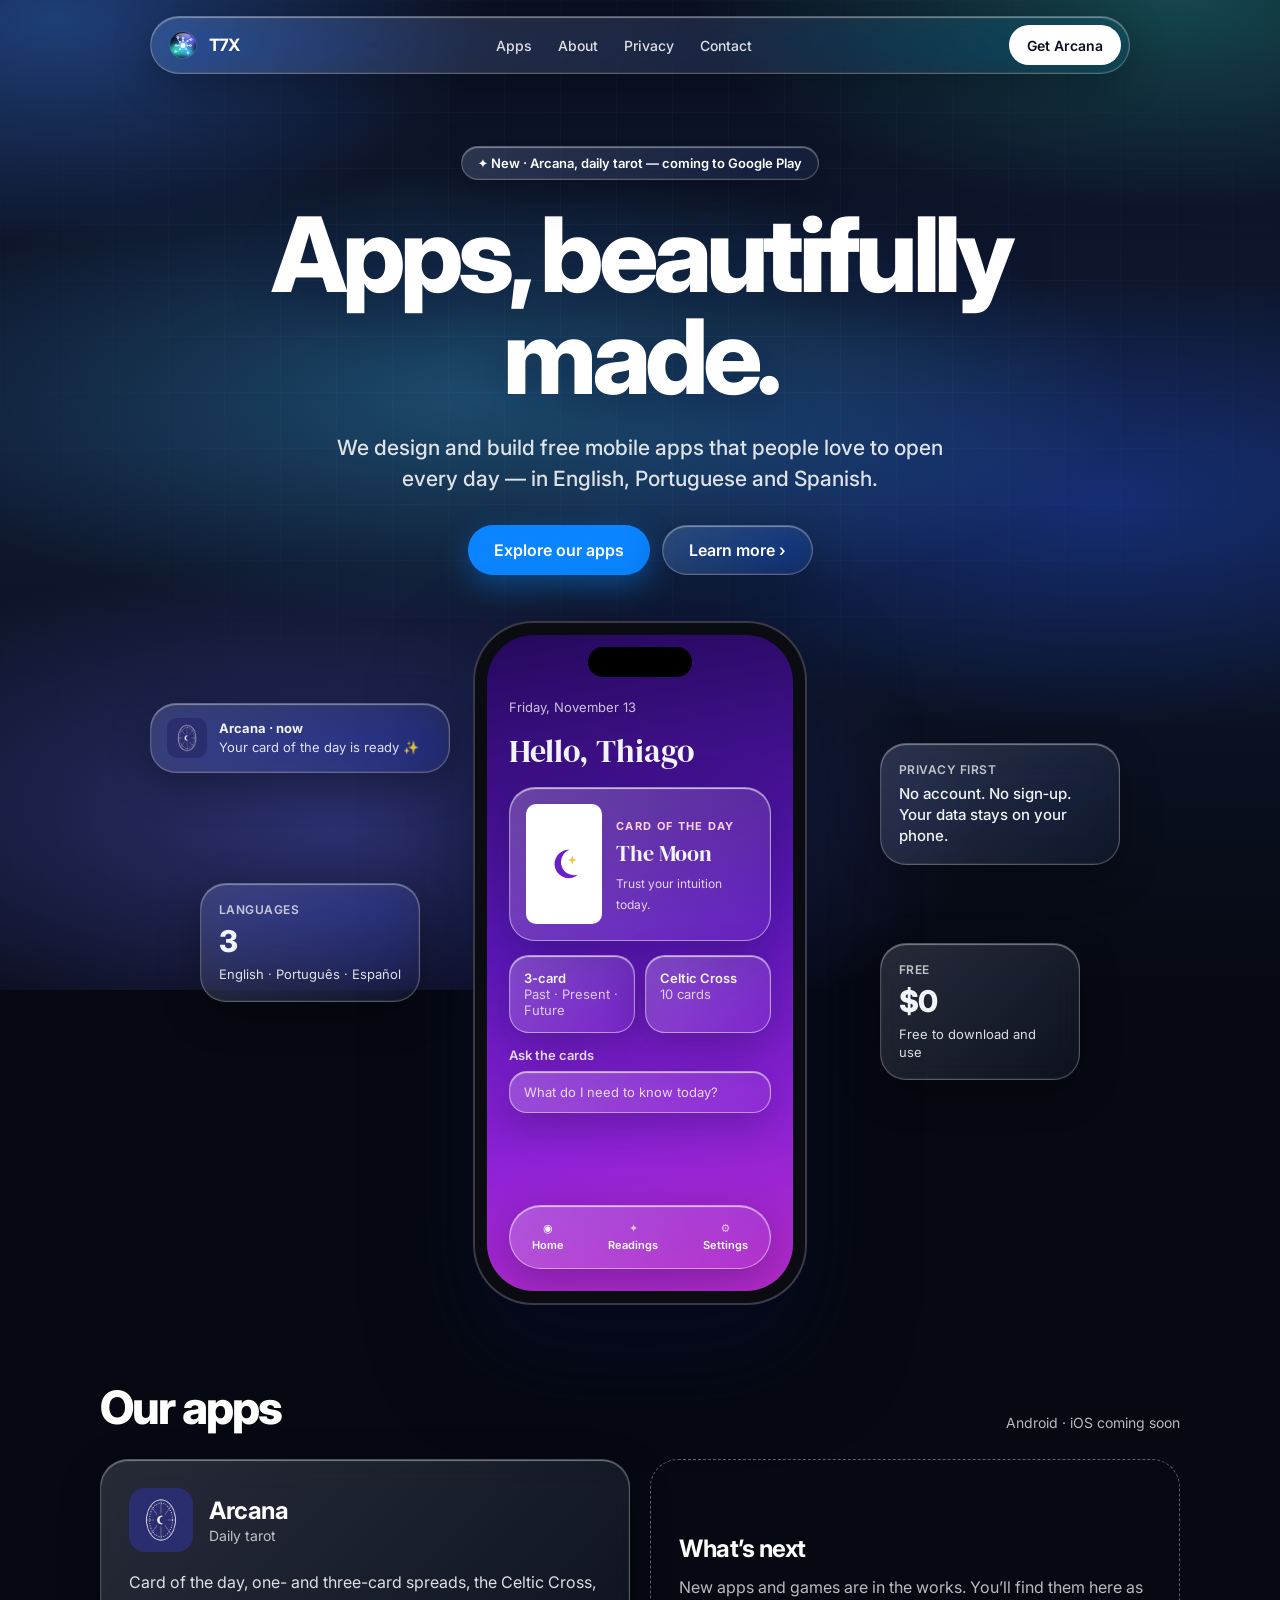
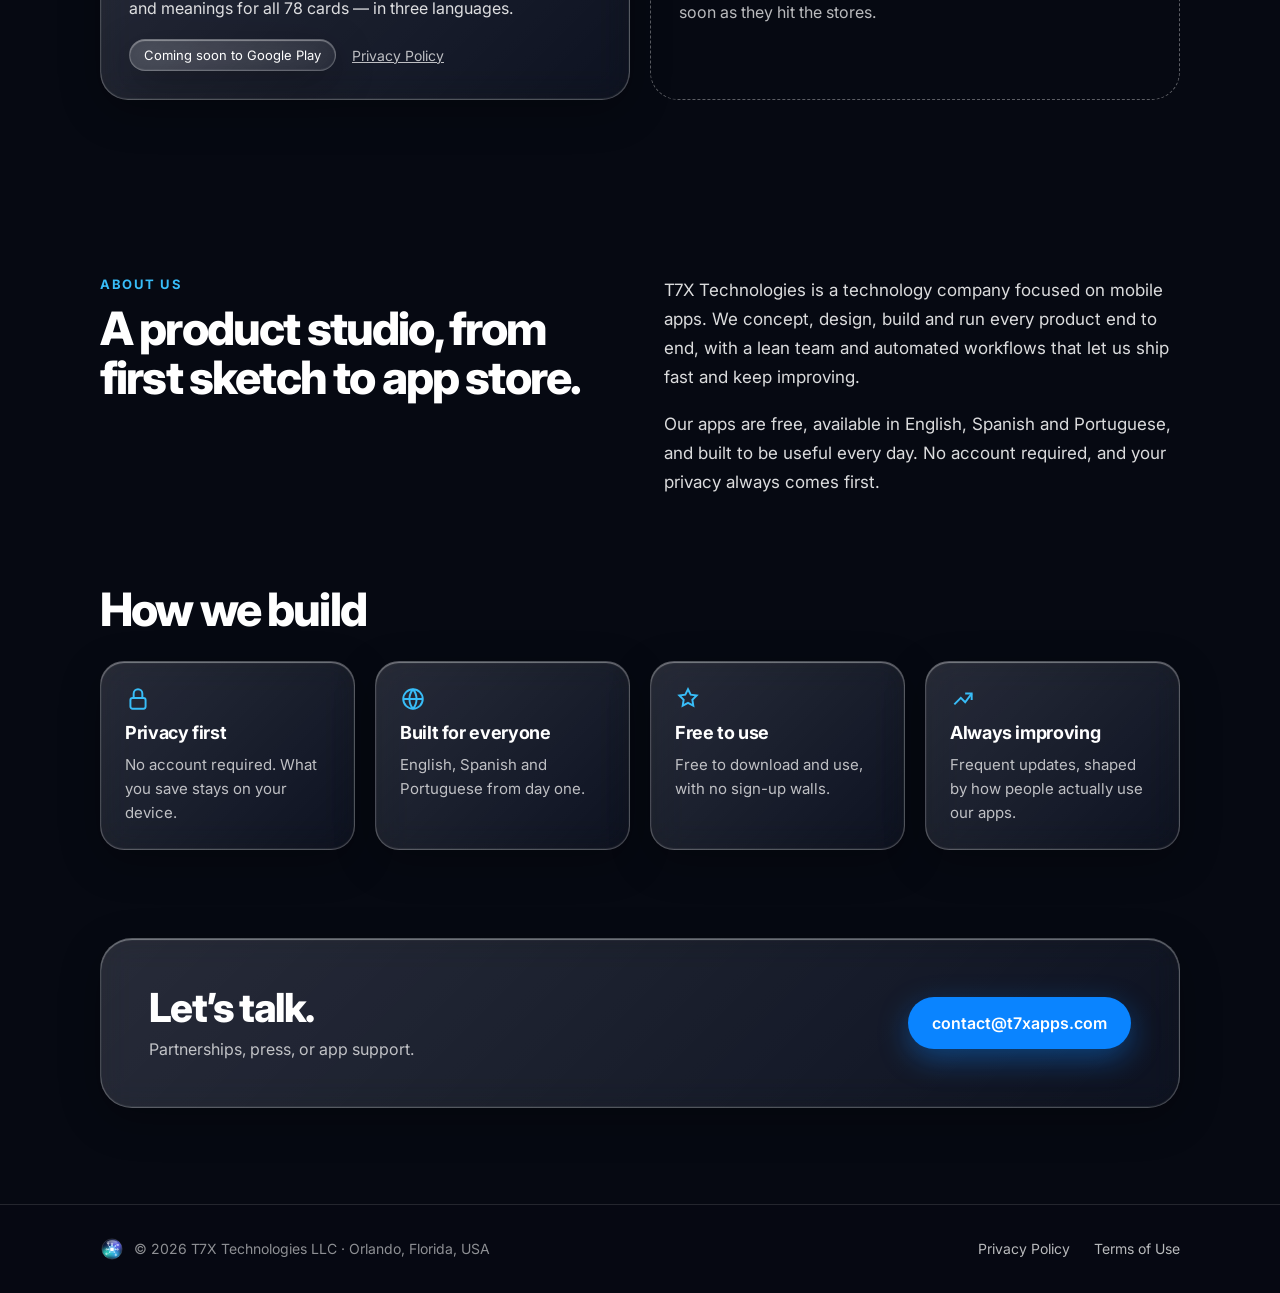
<file: index.html>
<!doctype html>
<html lang="en">
<head>
  <meta charset="utf-8">
  <meta name="viewport" content="width=device-width, initial-scale=1">
  <title>T7X Technologies LLC</title>
  <meta name="description" content="T7X Technologies LLC designs and builds free mobile apps that people love to open every day. Based in Orlando, Florida, USA.">
  <meta name="theme-color" content="#0A0F1F">
  <meta property="og:title" content="T7X Technologies — Apps, beautifully made.">
  <meta property="og:description" content="Free mobile apps in English, Portuguese and Spanish.">
  <meta property="og:image" content="https://t7xapps.com/assets/t7x-og.png">
  <link rel="icon" href="/assets/t7x-favicon.png">
  <link rel="apple-touch-icon" href="/assets/t7x-og.png">
  <link rel="preconnect" href="https://fonts.googleapis.com">
  <link rel="preconnect" href="https://fonts.gstatic.com" crossorigin>
  <link rel="stylesheet" href="https://fonts.googleapis.com/css2?family=Inter:wght@400;500;600;700;800&family=DM+Serif+Display&display=swap">
  <link rel="stylesheet" href="/assets/style.css">
</head>
<body>
  <header class="top-wrap">
    <div class="top glass">
      <a class="brand" href="/">
        <img src="/assets/t7x-logo.svg" alt="" width="32" height="32">
        <span class="brand-name">T7X</span>
      </a>
      <nav class="nav" aria-label="Main">
        <a href="/#apps">Apps</a>
        <a href="/#about">About</a>
        <a href="/arcana/privacy/">Privacy</a>
        <a href="/#contact">Contact</a>
      </nav>
      <a class="nav-cta" href="/arcana/">Get Arcana</a>
    </div>
  </header>

  <main>
  <section class="wrap hero center">
    <a class="pill" href="/arcana/" style="text-decoration: none">✦ New · Arcana, daily tarot — coming to Google Play</a>
    <h1>Apps, beautifully<br>made.</h1>
    <p class="lead">We design and build free mobile apps that people love to open every day — in English, Portuguese and Spanish.</p>
    <div class="actions">
      <a class="btn" href="#apps">Explore our apps</a>
      <a class="btn ghost" href="#about">Learn more ›</a>
    </div>

    <div class="showcase" aria-hidden="true">
      <div class="float glass notif">
        <img src="/assets/arcana-icon.png" alt="">
        <span class="stack" style="gap: 2px; font-size: 13px; text-align: left"><b>Arcana · now</b><span class="s">Your card of the day is ready ✨</span></span>
      </div>
      <div class="float glass langs" style="text-align: left">
        <span class="k">LANGUAGES</span>
        <span class="big">3</span>
        <span class="s">English · Português · Español</span>
      </div>
      <div class="phone">
        <div class="screen">
          <span class="island"></span>
          <span class="date">Friday, November 13</span>
          <span class="hello">Hello, Thiago</span>
          <div class="cotd sg">
            <div class="tarot"><svg width="40" height="40" viewBox="0 0 24 24"><path d="M15.5 3.5a8.5 8.5 0 1 0 5 14.8A7 7 0 0 1 15.5 3.5z" fill="#6A1FC8"/><path d="M17 7l.8 1.8L19.6 9.6 17.8 10.4 17 12.2 16.2 10.4 14.4 9.6 16.2 8.8z" fill="#F4C64E"/></svg></div>
            <div><span class="k">CARD OF THE DAY</span><span class="t">The Moon</span><span class="d">Trust your intuition today.</span></div>
          </div>
          <div class="minis"><div class="sg">3-card<br><span>Past · Present · Future</span></div><div class="sg">Celtic Cross<br><span>10 cards</span></div></div>
          <div class="ask">Ask the cards<div class="sg">What do I need to know today?</div></div>
          <div class="tabbar sg"><span>◉<span>Home</span></span><span>✦<span>Readings</span></span><span>⚙<span>Settings</span></span></div>
        </div>
      </div>
      <div class="float glass priv" style="text-align: left">
        <span class="k">PRIVACY FIRST</span>
        <span style="font-size: 15px; line-height: 1.4; font-weight: 500">No account. No sign‑up. Your data stays on your phone.</span>
      </div>
      <div class="float glass free" style="text-align: left">
        <span class="k">FREE</span>
        <span class="big">$0</span>
        <span class="s">Free to download and use</span>
      </div>
    </div>
  </section>

  <section id="apps" class="wrap section">
    <div class="section-head">
      <h2>Our apps</h2>
      <span class="note">Android · iOS coming soon</span>
    </div>
    <div class="grid-apps">
      <article class="card">
        <div class="app-head">
          <img class="app-icon" src="/assets/arcana-icon.png" alt="" width="64" height="64">
          <div class="stack" style="gap: 2px">
            <h3><a href="/arcana/">Arcana</a></h3>
            <span class="app-sub">Daily tarot</span>
          </div>
        </div>
        <p>Card of the day, one- and three-card spreads, the Celtic Cross, and meanings for all 78 cards — in three languages.</p>
        <div class="app-foot">
          <span class="badge">Coming soon to Google Play</span>
          <a href="/arcana/privacy/">Privacy Policy</a>
        </div>
      </article>
      <article class="card dashed">
        <h3>What’s next</h3>
        <p>New apps and games are in the works. You’ll find them here as soon as they hit the stores.</p>
      </article>
    </div>
  </section>

  <section id="about" class="wrap about">
    <div class="stack">
      <span class="eyebrow">ABOUT US</span>
      <h2>A product studio, from first sketch to app store.</h2>
    </div>
    <div class="prose">
      <p>T7X Technologies is a technology company focused on mobile apps. We concept, design, build and run every product end to end, with a lean team and automated workflows that let us ship fast and keep improving.</p>
      <p>Our apps are free, available in English, Spanish and Portuguese, and built to be useful every day. No account required, and your privacy always comes first.</p>
    </div>
  </section>

  <section id="principles" class="wrap section">
    <h2>How we build</h2>
    <div class="grid-principles">
        <div class="card small">
          <svg aria-hidden="true" width="26" height="26" viewBox="0 0 24 24" fill="none" stroke="#38BDF8" stroke-width="1.8"><rect x="5" y="11" width="14" height="10" rx="2"></rect><path d="M8 11V7a4 4 0 0 1 8 0v4"></path></svg>
          <h3>Privacy first</h3>
          <p>No account required. What you save stays on your device.</p>
        </div>
        <div class="card small">
          <svg aria-hidden="true" width="26" height="26" viewBox="0 0 24 24" fill="none" stroke="#38BDF8" stroke-width="1.8"><circle cx="12" cy="12" r="9"></circle><path d="M3 12h18M12 3a14 14 0 0 1 0 18M12 3a14 14 0 0 0 0 18"></path></svg>
          <h3>Built for everyone</h3>
          <p>English, Spanish and Portuguese from day one.</p>
        </div>
        <div class="card small">
          <svg aria-hidden="true" width="26" height="26" viewBox="0 0 24 24" fill="none" stroke="#38BDF8" stroke-width="1.8"><path d="M12 3l2.5 5 5.5.8-4 3.9.9 5.5L12 15.6 7.1 18.2l.9-5.5-4-3.9 5.5-.8z"></path></svg>
          <h3>Free to use</h3>
          <p>Free to download and use, with no sign-up walls.</p>
        </div>
        <div class="card small">
          <svg aria-hidden="true" width="26" height="26" viewBox="0 0 24 24" fill="none" stroke="#38BDF8" stroke-width="1.8"><path d="M4 17l6-6 4 4 6-8"></path><path d="M14 7h6v6"></path></svg>
          <h3>Always improving</h3>
          <p>Frequent updates, shaped by how people actually use our apps.</p>
        </div>
    </div>
  </section>

  <section id="contact" class="wrap contact-wrap">
    <div class="contact">
      <div class="stack" style="gap: 10px">
        <h2>Let’s talk.</h2>
        <p>Partnerships, press, or app support.</p>
      </div>
      <a class="btn" href="mailto:contact@t7xapps.com">contact@t7xapps.com</a>
    </div>
  </section>
  </main>

  <footer class="footer">
    <div class="wrap">
      <span class="brand"><img src="/assets/t7x-logo.svg" alt="" width="24" height="24"><span>© 2026 T7X Technologies LLC · Orlando, Florida, USA</span></span>
      <span class="footer-links">
        <a href="/arcana/privacy/">Privacy Policy</a>
        <a href="/terms/">Terms of Use</a>
      </span>
    </div>
  </footer>
</body>
</html>
</file>
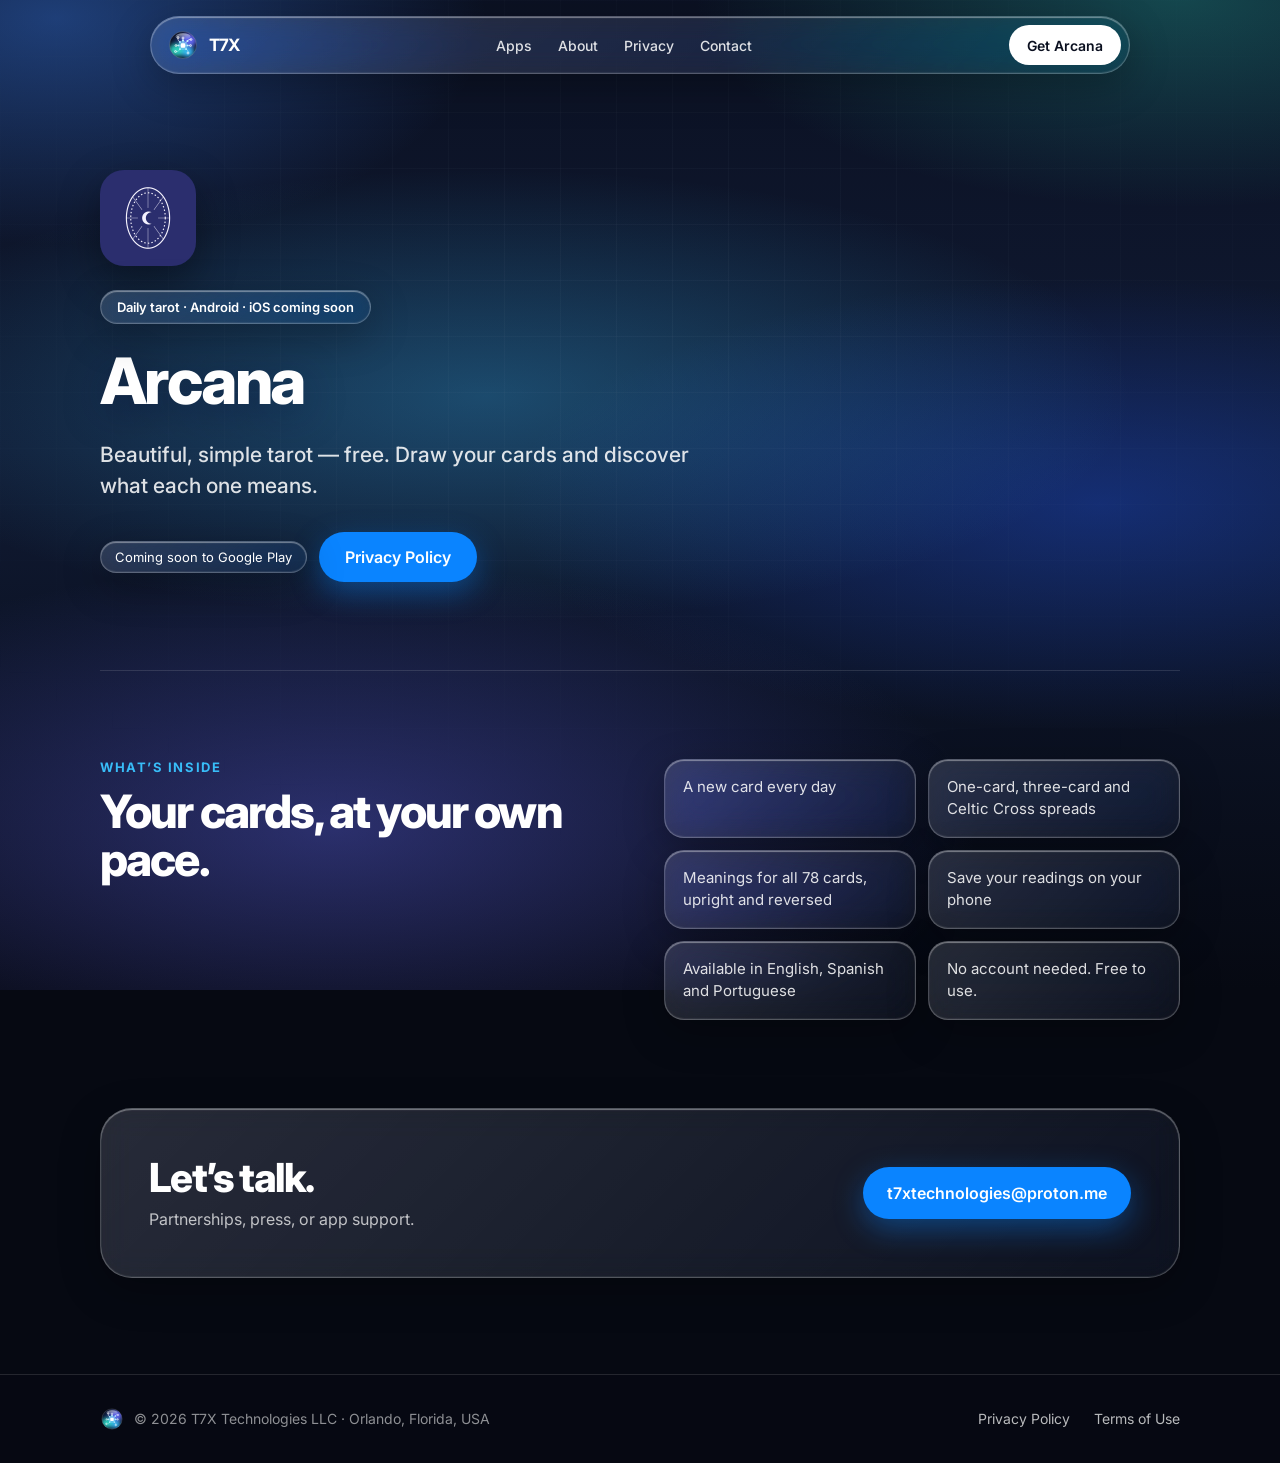
<file: arcana/index.html>
<!doctype html>
<html lang="en">
<head>
  <meta charset="utf-8">
  <meta name="viewport" content="width=device-width, initial-scale=1">
  <title>Arcana — Daily Tarot</title>
  <meta name="description" content="Arcana is a free daily tarot app by T7X Technologies LLC: card of the day, spreads, and meanings for all 78 cards.">
  <meta name="theme-color" content="#0A0F1F">
  <link rel="icon" href="/assets/favicon.png">
  <link rel="preconnect" href="https://fonts.googleapis.com">
  <link rel="preconnect" href="https://fonts.gstatic.com" crossorigin>
  <link rel="stylesheet" href="https://fonts.googleapis.com/css2?family=Inter:wght@400;500;600;700;800&family=DM+Serif+Display&display=swap">
  <link rel="stylesheet" href="/assets/style.css">
</head>
<body>
  <header class="top-wrap">
    <div class="top glass">
      <a class="brand" href="/">
        <img src="/assets/t7x-logo.svg" alt="" width="32" height="32">
        <span class="brand-name">T7X</span>
      </a>
      <nav class="nav" aria-label="Main">
        <a href="/#apps">Apps</a>
        <a href="/#about">About</a>
        <a href="/arcana/privacy/">Privacy</a>
        <a href="/#contact">Contact</a>
      </nav>
      <a class="nav-cta" href="/arcana/">Get Arcana</a>
    </div>
  </header>

  <main>
  <section class="wrap hero">
    <img class="app-hero-icon" src="/assets/arcana-icon.png" alt="Arcana" width="96" height="96">
    <span class="pill">Daily tarot · Android · iOS coming soon</span>
    <h1 class="page">Arcana</h1>
    <p class="lead">Beautiful, simple tarot — free. Draw your cards and discover what each one means.</p>
    <div class="actions">
      <span class="badge" style="align-self: center">Coming soon to Google Play</span>
      <a class="btn" href="/arcana/privacy/">Privacy Policy</a>
    </div>
  </section>

  <div class="wrap"><div class="rule"></div></div>

  <section class="wrap about">
    <div class="stack">
      <span class="eyebrow">WHAT’S INSIDE</span>
      <h2>Your cards, at your own pace.</h2>
    </div>
    <ul class="features">
      <li>A new card every day</li>
      <li>One-card, three-card and Celtic Cross spreads</li>
      <li>Meanings for all 78 cards, upright and reversed</li>
      <li>Save your readings on your phone</li>
      <li>Available in English, Spanish and Portuguese</li>
      <li>No account needed. Free to use.</li>
    </ul>
  </section>

  <section id="contact" class="wrap contact-wrap">
    <div class="contact">
      <div class="stack" style="gap: 10px">
        <h2>Let’s talk.</h2>
        <p>Partnerships, press, or app support.</p>
      </div>
      <a class="btn" href="mailto:t7xtechnologies@proton.me">t7xtechnologies@proton.me</a>
    </div>
  </section>
  </main>

  <footer class="footer">
    <div class="wrap">
      <span class="brand"><img src="/assets/t7x-logo.svg" alt="" width="24" height="24"><span>© 2026 T7X Technologies LLC · Orlando, Florida, USA</span></span>
      <span class="footer-links">
        <a href="/arcana/privacy/">Privacy Policy</a>
        <a href="/terms/">Terms of Use</a>
      </span>
    </div>
  </footer>
</body>
</html>
</file>
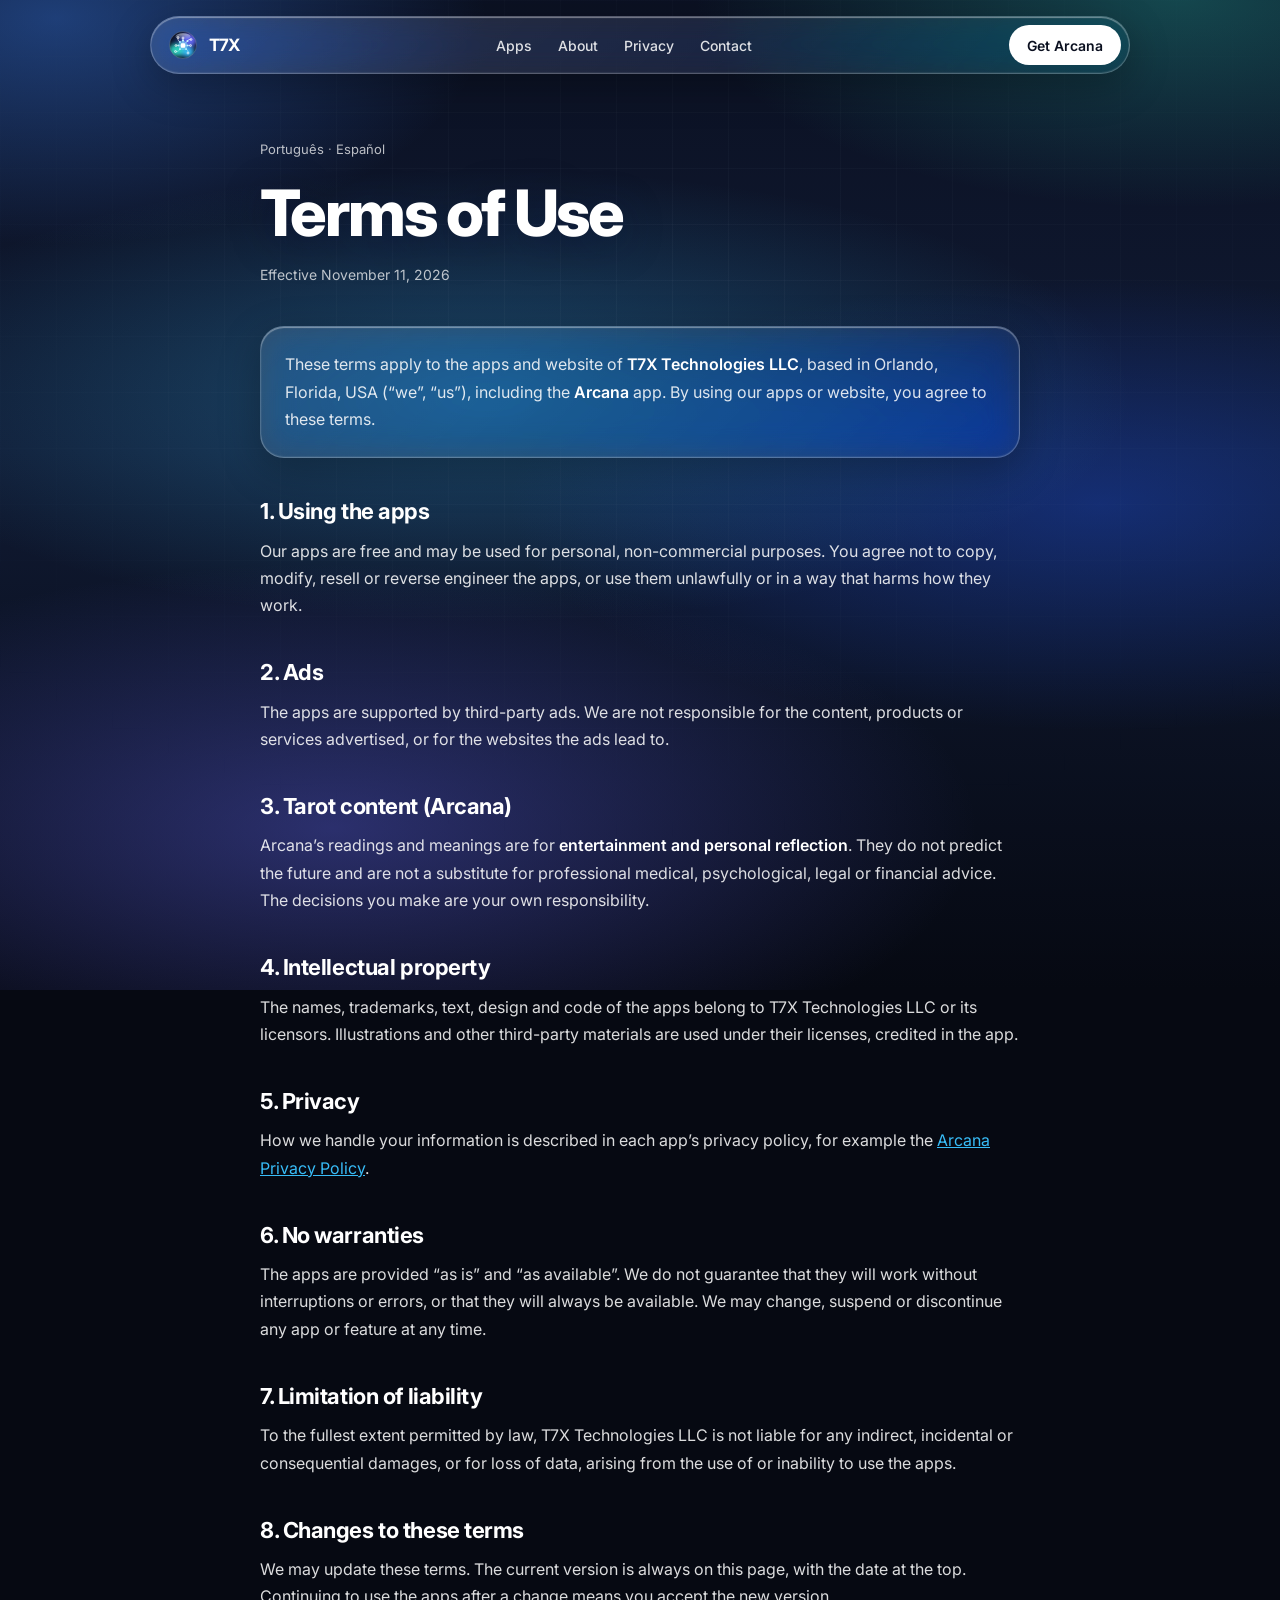
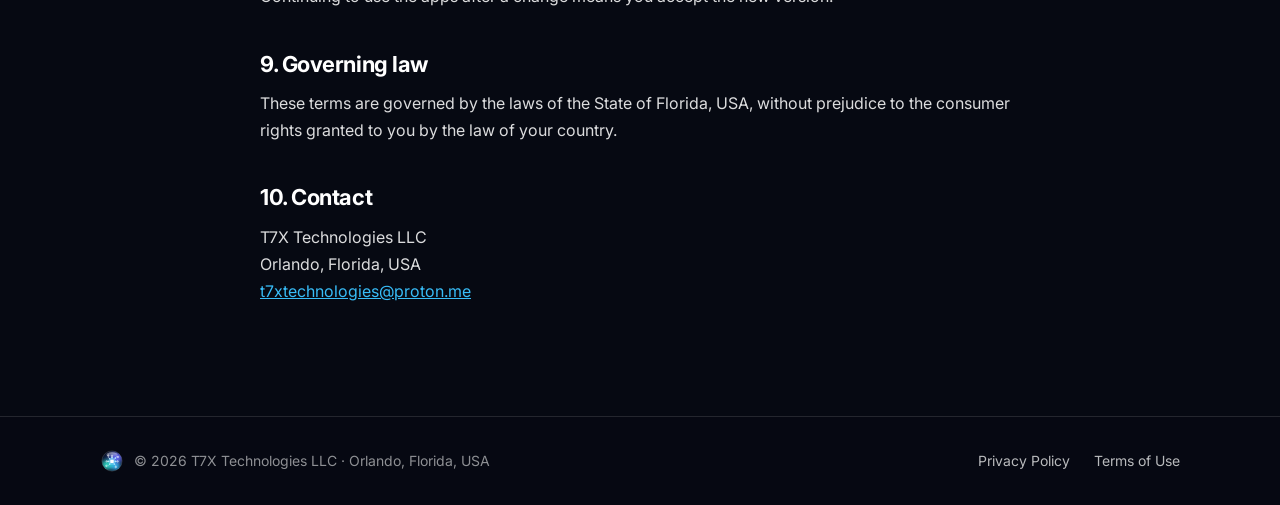
<file: terms/index.html>
<!doctype html>
<html lang="en" class="l-en">
<head>
  <meta charset="utf-8">
  <meta name="viewport" content="width=device-width, initial-scale=1">
  <title>Terms of Use — T7X Technologies</title>
  <meta name="description" content="Terms of use of the T7X Technologies LLC apps and website. Also available in Portuguese and Spanish.">
  <meta name="theme-color" content="#0A0F1F">
  <link rel="icon" href="/assets/t7x-favicon.png">
  <link rel="preconnect" href="https://fonts.googleapis.com">
  <link rel="preconnect" href="https://fonts.gstatic.com" crossorigin>
  <link rel="stylesheet" href="https://fonts.googleapis.com/css2?family=Inter:wght@400;500;600;700;800&family=DM+Serif+Display&display=swap">
  <link rel="stylesheet" href="/assets/style.css">
  <link rel="alternate" hreflang="en" href="https://t7xapps.com/terms/">
  <link rel="alternate" hreflang="pt-BR" href="https://t7xapps.com/terms/?lang=pt">
  <link rel="alternate" hreflang="es" href="https://t7xapps.com/terms/?lang=es">
  <script>window.PAGE_TITLES = { en: "Terms of Use — T7X Technologies", pt: "Termos de Uso — T7X Technologies", es: "Términos de Uso — T7X Technologies" };</script>
  <script src="/assets/lang.js"></script>
</head>
<body>
  <header class="top-wrap">
    <div class="top glass">
      <a class="brand" href="/">
        <img src="/assets/t7x-logo.svg" alt="" width="32" height="32">
        <span class="brand-name">T7X</span>
      </a>
      <nav class="nav" aria-label="Main">
        <a href="/#apps">Apps</a>
        <a href="/#about">About</a>
        <a href="/arcana/privacy/">Privacy</a>
        <a href="/#contact">Contact</a>
      </nav>
      <a class="nav-cta" href="/arcana/">Get Arcana</a>
    </div>
  </header>

  <main class="wrap narrow doc">
      <article data-l="en">
        <p class="doc-lang"><a href="?lang=pt" hreflang="pt-BR" lang="pt-BR">Português</a> · <a href="?lang=es" hreflang="es" lang="es">Español</a></p>
        <h1 class="page">Terms of Use</h1>
        <p class="date">Effective November 11, 2026</p>

        <div class="intro"><p>These terms apply to the apps and website of <strong>T7X Technologies LLC</strong>, based in Orlando, Florida, USA (“we”, “us”), including the <strong>Arcana</strong> app. By using our apps or website, you agree to these terms.</p></div>

        <h3>1. Using the apps</h3>
        <p>Our apps are free and may be used for personal, non-commercial purposes. You agree not to copy, modify, resell or reverse engineer the apps, or use them unlawfully or in a way that harms how they work.</p>

        <h3>2. Ads</h3>
        <p>The apps are supported by third-party ads. We are not responsible for the content, products or services advertised, or for the websites the ads lead to.</p>

        <h3>3. Tarot content (Arcana)</h3>
        <p>Arcana’s readings and meanings are for <strong>entertainment and personal reflection</strong>. They do not predict the future and are not a substitute for professional medical, psychological, legal or financial advice. The decisions you make are your own responsibility.</p>

        <h3>4. Intellectual property</h3>
        <p>The names, trademarks, text, design and code of the apps belong to T7X Technologies LLC or its licensors. Illustrations and other third-party materials are used under their licenses, credited in the app.</p>

        <h3>5. Privacy</h3>
        <p>How we handle your information is described in each app’s privacy policy, for example the <a href="/arcana/privacy/">Arcana Privacy Policy</a>.</p>

        <h3>6. No warranties</h3>
        <p>The apps are provided “as is” and “as available”. We do not guarantee that they will work without interruptions or errors, or that they will always be available. We may change, suspend or discontinue any app or feature at any time.</p>

        <h3>7. Limitation of liability</h3>
        <p>To the fullest extent permitted by law, T7X Technologies LLC is not liable for any indirect, incidental or consequential damages, or for loss of data, arising from the use of or inability to use the apps.</p>

        <h3>8. Changes to these terms</h3>
        <p>We may update these terms. The current version is always on this page, with the date at the top. Continuing to use the apps after a change means you accept the new version.</p>

        <h3>9. Governing law</h3>
        <p>These terms are governed by the laws of the State of Florida, USA, without prejudice to the consumer rights granted to you by the law of your country.</p>

        <h3>10. Contact</h3>
        <p>T7X Technologies LLC<br>Orlando, Florida, USA<br><a href="mailto:t7xtechnologies@proton.me">t7xtechnologies@proton.me</a></p>
      </article>

      <article data-l="pt" lang="pt-BR">
        <p class="doc-lang"><a href="./" hreflang="en" lang="en">English</a> · <a href="?lang=es" hreflang="es" lang="es">Español</a></p>
        <h1 class="page">Termos de Uso</h1>
        <p class="date">Vigentes desde 11 de novembro de 2026</p>

        <div class="intro"><p>Estes termos valem para os aplicativos e o site da <strong>T7X Technologies LLC</strong>, com sede em Orlando, Florida, USA (“nós”), incluindo o app <strong>Arcana</strong>. Ao usar nossos apps ou o site, você concorda com estes termos.</p></div>

        <h3>1. Uso dos apps</h3>
        <p>Nossos apps são gratuitos e podem ser usados para fins pessoais e não comerciais. Você concorda em não copiar, modificar, revender, fazer engenharia reversa ou usar os apps de forma ilegal ou que prejudique o funcionamento deles.</p>

        <h3>2. Anúncios</h3>
        <p>Os apps são mantidos por anúncios de terceiros. Não somos responsáveis pelo conteúdo, pelos produtos ou pelos serviços anunciados, nem pelos sites para onde os anúncios levam.</p>

        <h3>3. Conteúdo de tarot (Arcana)</h3>
        <p>As leituras e os significados do Arcana servem para <strong>entretenimento e reflexão pessoal</strong>. Eles não preveem o futuro e não substituem orientação profissional médica, psicológica, jurídica ou financeira. As decisões que você tomar são de sua responsabilidade.</p>

        <h3>4. Propriedade intelectual</h3>
        <p>Os nomes, marcas, textos, design e código dos apps pertencem à T7X Technologies LLC ou aos respectivos licenciadores. Ilustrações e outros materiais de terceiros são usados conforme suas licenças, indicadas no próprio app.</p>

        <h3>5. Privacidade</h3>
        <p>O tratamento das suas informações está descrito na política de privacidade de cada app, por exemplo a <a href="/arcana/privacy/">Política de Privacidade do Arcana</a>.</p>

        <h3>6. Sem garantias</h3>
        <p>Os apps são oferecidos “como estão” e “conforme disponíveis”. Não garantimos que funcionem sem interrupções ou erros, nem que estejam sempre disponíveis. Podemos alterar, suspender ou encerrar qualquer app ou recurso a qualquer momento.</p>

        <h3>7. Limitação de responsabilidade</h3>
        <p>Na máxima extensão permitida pela lei, a T7X Technologies LLC não se responsabiliza por danos indiretos, incidentais ou consequentes, nem por perda de dados, decorrentes do uso ou da impossibilidade de uso dos apps.</p>

        <h3>8. Mudanças nestes termos</h3>
        <p>Podemos atualizar estes termos. A versão atual fica sempre nesta página, com a data no topo. Continuar usando os apps depois de uma mudança significa aceitar a nova versão.</p>

        <h3>9. Lei aplicável</h3>
        <p>Estes termos são regidos pelas leis do Estado da Flórida, EUA, sem prejuízo dos direitos que a lei do seu país garante a você como consumidor.</p>

        <h3>10. Contato</h3>
        <p>T7X Technologies LLC<br>Orlando, Florida, USA<br><a href="mailto:t7xtechnologies@proton.me">t7xtechnologies@proton.me</a></p>
      </article>

      <article data-l="es" lang="es">
        <p class="doc-lang"><a href="./" hreflang="en" lang="en">English</a> · <a href="?lang=pt" hreflang="pt-BR" lang="pt-BR">Português</a></p>
        <h1 class="page">Términos de Uso</h1>
        <p class="date">Vigentes desde el 11 de noviembre de 2026</p>

        <div class="intro"><p>Estos términos se aplican a las apps y al sitio web de <strong>T7X Technologies LLC</strong>, con sede en Orlando, Florida, USA (“nosotros”), incluida la app <strong>Arcana</strong>. Al usar nuestras apps o el sitio, aceptas estos términos.</p></div>

        <h3>1. Uso de las apps</h3>
        <p>Nuestras apps son gratuitas y pueden usarse con fines personales y no comerciales. Aceptas no copiar, modificar, revender ni aplicar ingeniería inversa a las apps, ni usarlas de forma ilegal o que perjudique su funcionamiento.</p>

        <h3>2. Anuncios</h3>
        <p>Las apps se financian con anuncios de terceros. No somos responsables del contenido, los productos o los servicios anunciados, ni de los sitios a los que llevan los anuncios.</p>

        <h3>3. Contenido de tarot (Arcana)</h3>
        <p>Las lecturas y los significados de Arcana son para <strong>entretenimiento y reflexión personal</strong>. No predicen el futuro y no sustituyen el consejo profesional médico, psicológico, legal o financiero. Las decisiones que tomes son tu responsabilidad.</p>

        <h3>4. Propiedad intelectual</h3>
        <p>Los nombres, marcas, textos, diseño y código de las apps pertenecen a T7X Technologies LLC o a sus licenciantes. Las ilustraciones y otros materiales de terceros se usan según sus licencias, indicadas en la propia app.</p>

        <h3>5. Privacidad</h3>
        <p>El tratamiento de tu información se describe en la política de privacidad de cada app, por ejemplo la <a href="/arcana/privacy/">Política de Privacidad de Arcana</a>.</p>

        <h3>6. Sin garantías</h3>
        <p>Las apps se ofrecen “tal cual” y “según disponibilidad”. No garantizamos que funcionen sin interrupciones ni errores, ni que estén siempre disponibles. Podemos cambiar, suspender o cerrar cualquier app o función en cualquier momento.</p>

        <h3>7. Limitación de responsabilidad</h3>
        <p>En la máxima medida permitida por la ley, T7X Technologies LLC no se hace responsable de daños indirectos, incidentales o consecuentes, ni de la pérdida de datos, derivados del uso o de la imposibilidad de usar las apps.</p>

        <h3>8. Cambios en estos términos</h3>
        <p>Podemos actualizar estos términos. La versión vigente siempre está en esta página, con la fecha arriba. Seguir usando las apps después de un cambio significa aceptar la nueva versión.</p>

        <h3>9. Ley aplicable</h3>
        <p>Estos términos se rigen por las leyes del Estado de Florida, EE. UU., sin perjuicio de los derechos que la ley de tu país te garantiza como consumidor.</p>

        <h3>10. Contacto</h3>
        <p>T7X Technologies LLC<br>Orlando, Florida, USA<br><a href="mailto:t7xtechnologies@proton.me">t7xtechnologies@proton.me</a></p>
      </article>

  </main>

  <footer class="footer">
    <div class="wrap">
      <span class="brand"><img src="/assets/t7x-logo.svg" alt="" width="24" height="24"><span>© 2026 T7X Technologies LLC · Orlando, Florida, USA</span></span>
      <span class="footer-links">
        <a href="/arcana/privacy/">Privacy Policy</a>
        <a href="/terms/">Terms of Use</a>
      </span>
    </div>
  </footer>
</body>
</html>
</file>
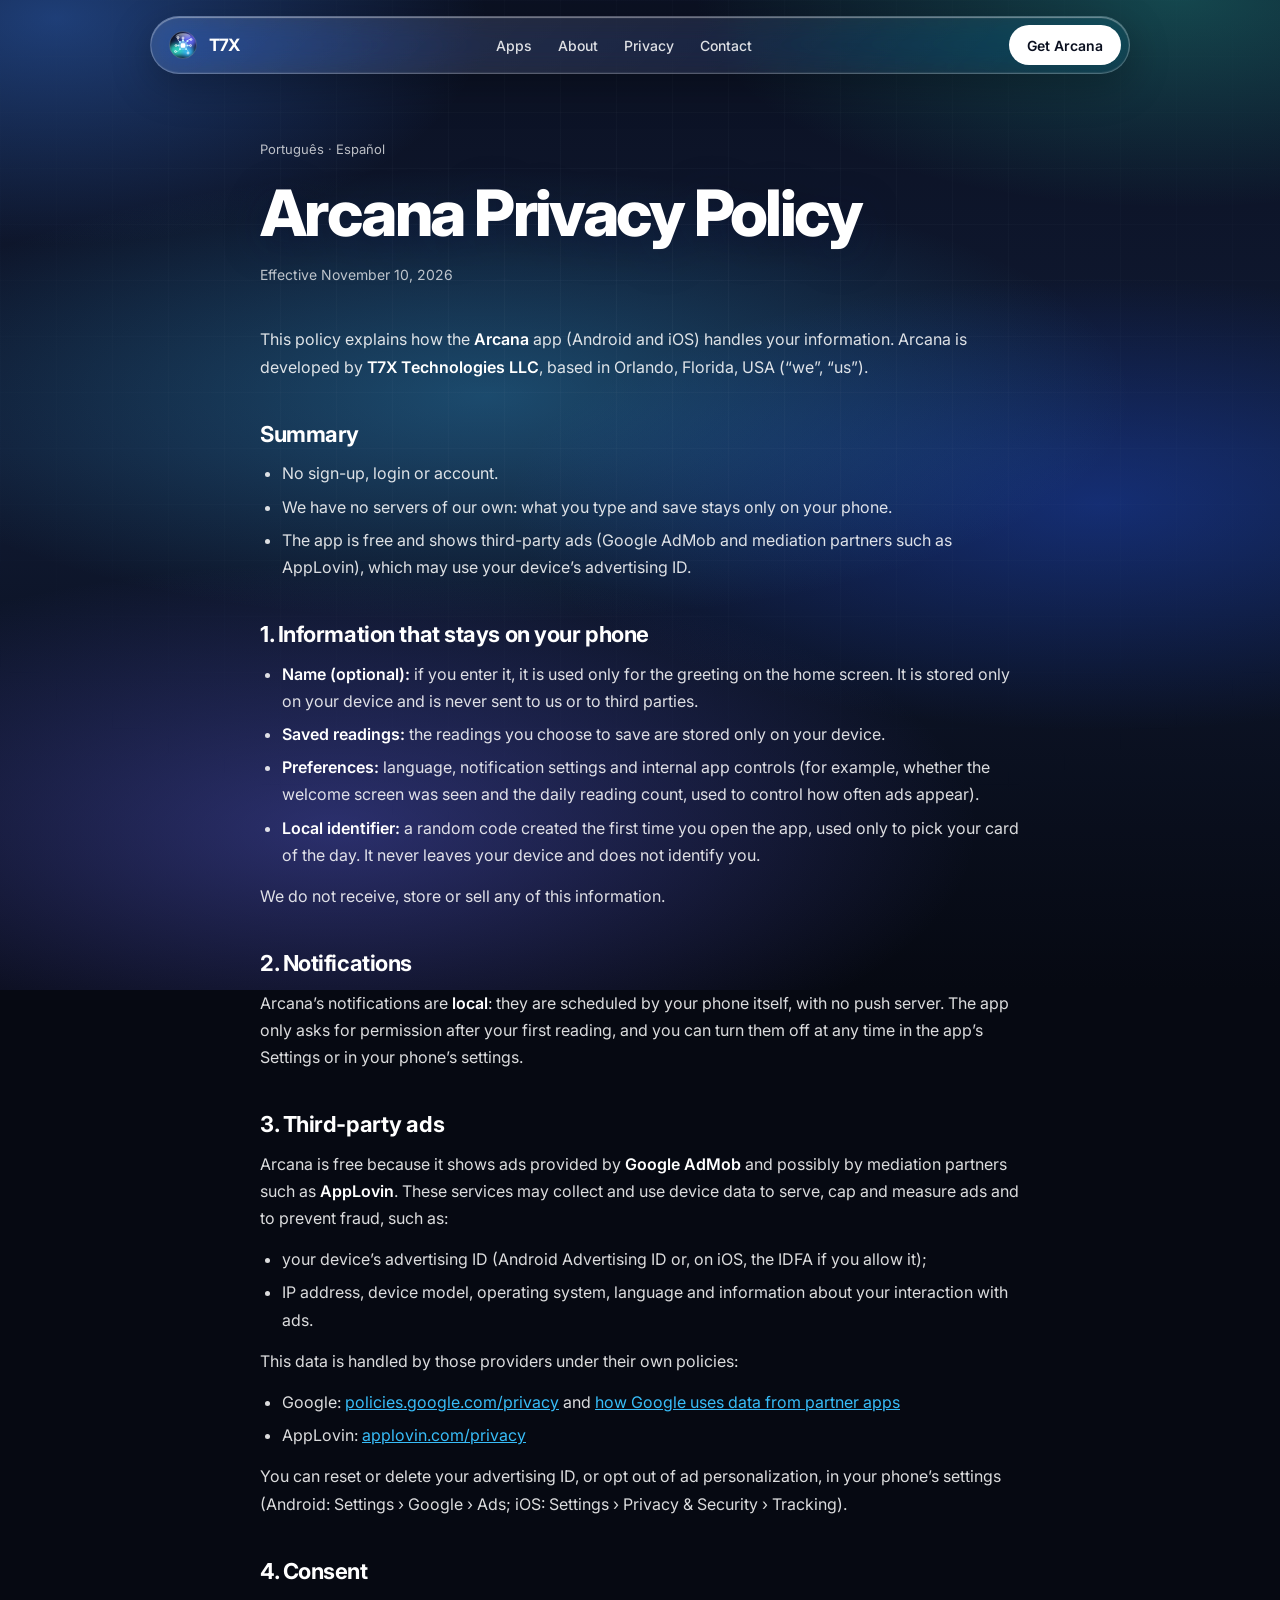
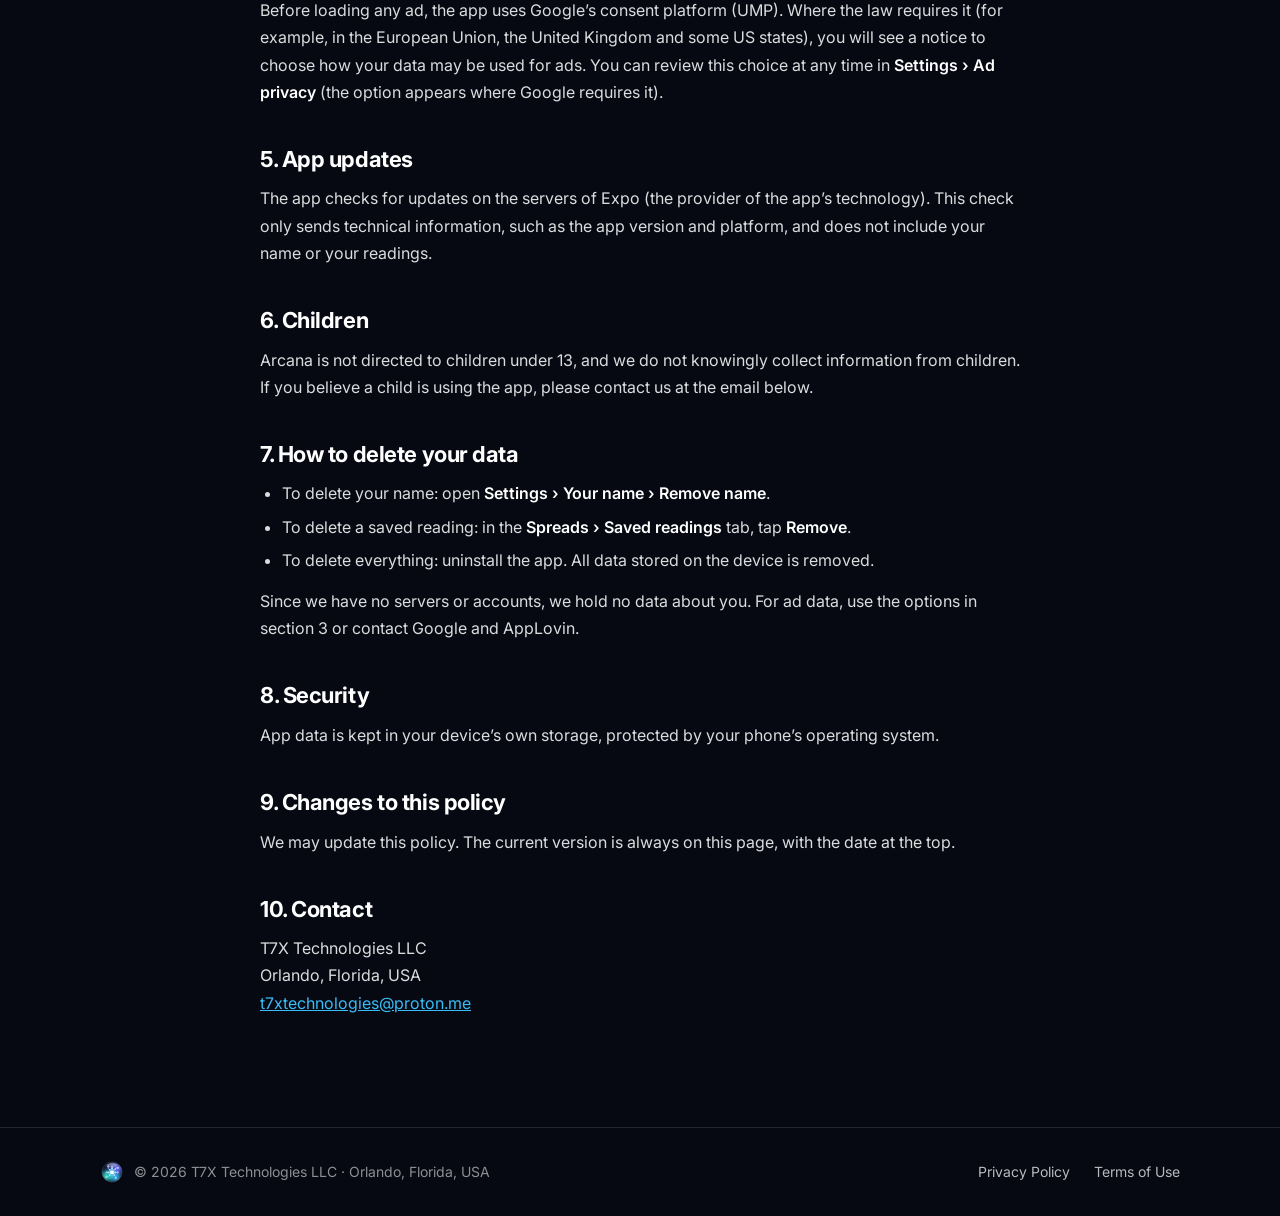
<file: arcana/privacy/index.html>
<!doctype html>
<html lang="en" class="l-en">
<head>
  <meta charset="utf-8">
  <meta name="viewport" content="width=device-width, initial-scale=1">
  <title>Arcana — Privacy Policy</title>
  <meta name="description" content="Privacy policy of the Arcana app by T7X Technologies LLC. Also available in Portuguese and Spanish.">
  <meta name="theme-color" content="#0A0F1F">
  <link rel="icon" href="/assets/favicon.png">
  <link rel="preconnect" href="https://fonts.googleapis.com">
  <link rel="preconnect" href="https://fonts.gstatic.com" crossorigin>
  <link rel="stylesheet" href="https://fonts.googleapis.com/css2?family=Inter:wght@400;500;600;700;800&family=DM+Serif+Display&display=swap">
  <link rel="stylesheet" href="/assets/style.css">
  <link rel="alternate" hreflang="en" href="https://t7xapps.com/arcana/privacy/">
  <link rel="alternate" hreflang="pt-BR" href="https://t7xapps.com/arcana/privacy/?lang=pt">
  <link rel="alternate" hreflang="es" href="https://t7xapps.com/arcana/privacy/?lang=es">
  <script>window.PAGE_TITLES = { en: "Arcana — Privacy Policy", pt: "Arcana — Política de Privacidade", es: "Arcana — Política de Privacidad" };</script>
  <script src="/assets/lang.js"></script>
</head>
<body>
  <header class="top-wrap">
    <div class="top glass">
      <a class="brand" href="/">
        <img src="/assets/t7x-logo.svg" alt="" width="32" height="32">
        <span class="brand-name">T7X</span>
      </a>
      <nav class="nav" aria-label="Main">
        <a href="/#apps">Apps</a>
        <a href="/#about">About</a>
        <a href="/arcana/privacy/">Privacy</a>
        <a href="/#contact">Contact</a>
      </nav>
      <a class="nav-cta" href="/arcana/">Get Arcana</a>
    </div>
  </header>

  <main class="wrap narrow doc">
      <article data-l="en">
        <p class="doc-lang"><a href="?lang=pt" hreflang="pt-BR" lang="pt-BR">Português</a> · <a href="?lang=es" hreflang="es" lang="es">Español</a></p>
        <h1 class="page">Arcana Privacy Policy</h1>
        <p class="date">Effective November 10, 2026</p>

        <p>This policy explains how the <strong>Arcana</strong> app (Android and iOS) handles your information. Arcana is developed by <strong>T7X Technologies LLC</strong>, based in Orlando, Florida, USA (“we”, “us”).</p>

        <h3>Summary</h3>
        <ul>
          <li>No sign-up, login or account.</li>
          <li>We have no servers of our own: what you type and save stays only on your phone.</li>
          <li>The app is free and shows third-party ads (Google AdMob and mediation partners such as AppLovin), which may use your device’s advertising ID.</li>
        </ul>

        <h3>1. Information that stays on your phone</h3>
        <ul>
          <li><strong>Name (optional):</strong> if you enter it, it is used only for the greeting on the home screen. It is stored only on your device and is never sent to us or to third parties.</li>
          <li><strong>Saved readings:</strong> the readings you choose to save are stored only on your device.</li>
          <li><strong>Preferences:</strong> language, notification settings and internal app controls (for example, whether the welcome screen was seen and the daily reading count, used to control how often ads appear).</li>
          <li><strong>Local identifier:</strong> a random code created the first time you open the app, used only to pick your card of the day. It never leaves your device and does not identify you.</li>
        </ul>
        <p>We do not receive, store or sell any of this information.</p>

        <h3>2. Notifications</h3>
        <p>Arcana’s notifications are <strong>local</strong>: they are scheduled by your phone itself, with no push server. The app only asks for permission after your first reading, and you can turn them off at any time in the app’s Settings or in your phone’s settings.</p>

        <h3>3. Third-party ads</h3>
        <p>Arcana is free because it shows ads provided by <strong>Google AdMob</strong> and possibly by mediation partners such as <strong>AppLovin</strong>. These services may collect and use device data to serve, cap and measure ads and to prevent fraud, such as:</p>
        <ul>
          <li>your device’s advertising ID (Android Advertising ID or, on iOS, the IDFA if you allow it);</li>
          <li>IP address, device model, operating system, language and information about your interaction with ads.</li>
        </ul>
        <p>This data is handled by those providers under their own policies:</p>
        <ul>
          <li>Google: <a href="https://policies.google.com/privacy" rel="noopener">policies.google.com/privacy</a> and <a href="https://policies.google.com/technologies/partner-sites" rel="noopener">how Google uses data from partner apps</a></li>
          <li>AppLovin: <a href="https://www.applovin.com/privacy/" rel="noopener">applovin.com/privacy</a></li>
        </ul>
        <p>You can reset or delete your advertising ID, or opt out of ad personalization, in your phone’s settings (Android: Settings › Google › Ads; iOS: Settings › Privacy &amp; Security › Tracking).</p>

        <h3>4. Consent</h3>
        <p>Before loading any ad, the app uses Google’s consent platform (UMP). Where the law requires it (for example, in the European Union, the United Kingdom and some US states), you will see a notice to choose how your data may be used for ads. You can review this choice at any time in <strong>Settings › Ad privacy</strong> (the option appears where Google requires it).</p>

        <h3>5. App updates</h3>
        <p>The app checks for updates on the servers of Expo (the provider of the app’s technology). This check only sends technical information, such as the app version and platform, and does not include your name or your readings.</p>

        <h3>6. Children</h3>
        <p>Arcana is not directed to children under 13, and we do not knowingly collect information from children. If you believe a child is using the app, please contact us at the email below.</p>

        <h3>7. How to delete your data</h3>
        <ul>
          <li>To delete your name: open <strong>Settings › Your name › Remove name</strong>.</li>
          <li>To delete a saved reading: in the <strong>Spreads › Saved readings</strong> tab, tap <strong>Remove</strong>.</li>
          <li>To delete everything: uninstall the app. All data stored on the device is removed.</li>
        </ul>
        <p>Since we have no servers or accounts, we hold no data about you. For ad data, use the options in section 3 or contact Google and AppLovin.</p>

        <h3>8. Security</h3>
        <p>App data is kept in your device’s own storage, protected by your phone’s operating system.</p>

        <h3>9. Changes to this policy</h3>
        <p>We may update this policy. The current version is always on this page, with the date at the top.</p>

        <h3>10. Contact</h3>
        <p>T7X Technologies LLC<br>Orlando, Florida, USA<br><a href="mailto:t7xtechnologies@proton.me">t7xtechnologies@proton.me</a></p>
      </article>

      <article data-l="pt" lang="pt-BR">
        <p class="doc-lang"><a href="./" hreflang="en" lang="en">English</a> · <a href="?lang=es" hreflang="es" lang="es">Español</a></p>
        <h1 class="page">Política de Privacidade do Arcana</h1>
        <p class="date">Vigente desde 10 de novembro de 2026</p>

        <p>Esta política explica como o app <strong>Arcana</strong> (Android e iOS) trata as suas informações. O Arcana é desenvolvido pela <strong>T7X Technologies LLC</strong>, com sede em Orlando, Florida, USA (“nós”).</p>

        <h3>Resumo</h3>
        <ul>
          <li>Não há cadastro, login nem conta.</li>
          <li>Não temos servidor próprio: o que você digita e salva fica só no seu celular.</li>
          <li>O app é gratuito e mostra anúncios de terceiros (Google AdMob e parceiros de mediação, como a AppLovin), que podem usar o ID de publicidade do aparelho.</li>
        </ul>

        <h3>1. Informações que ficam só no seu celular</h3>
        <ul>
          <li><strong>Nome (opcional):</strong> se você informar, ele é usado só para o cumprimento na tela inicial. Fica salvo apenas no aparelho e nunca é enviado para nós ou para terceiros.</li>
          <li><strong>Tiragens salvas:</strong> as tiragens que você escolhe salvar ficam apenas no aparelho.</li>
          <li><strong>Preferências:</strong> idioma, configuração das notificações e controles internos do app (por exemplo, se a tela de boas-vindas já foi vista e a contagem diária de tiragens, usada para controlar a frequência dos anúncios).</li>
          <li><strong>Identificador local:</strong> um código aleatório criado na primeira abertura, usado só para sortear a sua carta do dia. Ele não sai do aparelho e não identifica você.</li>
        </ul>
        <p>Nós não recebemos, não armazenamos e não vendemos nenhuma dessas informações.</p>

        <h3>2. Notificações</h3>
        <p>As notificações do Arcana são <strong>locais</strong>: são agendadas pelo próprio celular, sem servidor de envio. O app só pede permissão depois da sua primeira tiragem, e você pode desligá-las a qualquer momento em Ajustes do app ou nas configurações do celular.</p>

        <h3>3. Anúncios de terceiros</h3>
        <p>O Arcana é gratuito porque mostra anúncios fornecidos pelo <strong>Google AdMob</strong> e, possivelmente, por parceiros de mediação, como a <strong>AppLovin</strong>. Esses serviços podem coletar e usar dados do aparelho para mostrar, limitar e medir anúncios e para evitar fraudes, como:</p>
        <ul>
          <li>o ID de publicidade do aparelho (Android Advertising ID ou, no iOS, o IDFA, se você permitir);</li>
          <li>endereço IP, modelo do aparelho, sistema operacional, idioma e informações sobre a interação com os anúncios.</li>
        </ul>
        <p>Esses dados são tratados pelos próprios fornecedores, conforme as políticas deles:</p>
        <ul>
          <li>Google: <a href="https://policies.google.com/privacy" rel="noopener">policies.google.com/privacy</a> e <a href="https://policies.google.com/technologies/partner-sites" rel="noopener">como o Google usa dados de apps parceiros</a></li>
          <li>AppLovin: <a href="https://www.applovin.com/privacy/" rel="noopener">applovin.com/privacy</a></li>
        </ul>
        <p>Você pode redefinir ou excluir o ID de publicidade, ou desativar a personalização de anúncios, nas configurações do celular (Android: Configurações › Google › Anúncios; iOS: Ajustes › Privacidade e Segurança › Rastreamento).</p>

        <h3>4. Consentimento</h3>
        <p>Antes de carregar qualquer anúncio, o app usa a plataforma de consentimento do Google (UMP). Onde a lei exige (por exemplo, na União Europeia, no Reino Unido e em alguns estados dos EUA), você vê um aviso para escolher como seus dados podem ser usados para anúncios. Você pode rever essa escolha a qualquer momento em <strong>Ajustes › Privacidade dos anúncios</strong> (a opção aparece onde o Google exige).</p>

        <h3>5. Atualizações do app</h3>
        <p>O app verifica se há atualizações nos servidores da Expo (fornecedora da tecnologia do app). Essa verificação envia apenas informações técnicas, como a versão do app e a plataforma, e não inclui seu nome nem suas tiragens.</p>

        <h3>6. Crianças</h3>
        <p>O Arcana não é direcionado a menores de 13 anos, e não coletamos de propósito informações de crianças. Se você acredita que uma criança está usando o app, fale com a gente pelo e-mail abaixo.</p>

        <h3>7. Como apagar seus dados</h3>
        <ul>
          <li>Para apagar o nome: abra <strong>Ajustes › Seu nome › Apagar nome</strong>.</li>
          <li>Para apagar uma tiragem salva: na aba <strong>Tiragens › Tiragens salvas</strong>, toque em <strong>Remover</strong>.</li>
          <li>Para apagar tudo: desinstale o app. Todos os dados guardados no aparelho são removidos.</li>
        </ul>
        <p>Como não temos servidor nem conta, não há dados seus guardados conosco. Para os dados de anúncios, use as opções do item 3 ou fale com o Google e a AppLovin.</p>

        <h3>8. Segurança</h3>
        <p>Os dados do app ficam no armazenamento do próprio aparelho, protegidos pelo sistema do celular.</p>

        <h3>9. Mudanças nesta política</h3>
        <p>Podemos atualizar esta política. A versão atual fica sempre nesta página, com a data no topo.</p>

        <h3>10. Contato</h3>
        <p>T7X Technologies LLC<br>Orlando, Florida, USA<br><a href="mailto:t7xtechnologies@proton.me">t7xtechnologies@proton.me</a></p>
      </article>

      <article data-l="es" lang="es">
        <p class="doc-lang"><a href="./" hreflang="en" lang="en">English</a> · <a href="?lang=pt" hreflang="pt-BR" lang="pt-BR">Português</a></p>
        <h1 class="page">Política de Privacidad de Arcana</h1>
        <p class="date">Vigente desde el 10 de noviembre de 2026</p>

        <p>Esta política explica cómo la app <strong>Arcana</strong> (Android e iOS) trata tu información. Arcana es desarrollada por <strong>T7X Technologies LLC</strong>, con sede en Orlando, Florida, USA (“nosotros”).</p>

        <h3>Resumen</h3>
        <ul>
          <li>No hay registro, inicio de sesión ni cuenta.</li>
          <li>No tenemos servidores propios: lo que escribes y guardas se queda solo en tu móvil.</li>
          <li>La app es gratuita y muestra anuncios de terceros (Google AdMob y socios de mediación, como AppLovin), que pueden usar el ID de publicidad del dispositivo.</li>
        </ul>

        <h3>1. Información que se queda solo en tu móvil</h3>
        <ul>
          <li><strong>Nombre (opcional):</strong> si lo indicas, se usa solo para el saludo en la pantalla de inicio. Se guarda únicamente en el dispositivo y nunca se envía a nosotros ni a terceros.</li>
          <li><strong>Tiradas guardadas:</strong> las tiradas que decides guardar se quedan solo en el dispositivo.</li>
          <li><strong>Preferencias:</strong> idioma, configuración de las notificaciones y controles internos de la app (por ejemplo, si ya se vio la pantalla de bienvenida y el conteo diario de tiradas, usado para controlar la frecuencia de los anuncios).</li>
          <li><strong>Identificador local:</strong> un código aleatorio creado la primera vez que abres la app, usado solo para sortear tu carta del día. No sale del dispositivo y no te identifica.</li>
        </ul>
        <p>No recibimos, no almacenamos y no vendemos ninguna de estas informaciones.</p>

        <h3>2. Notificaciones</h3>
        <p>Las notificaciones de Arcana son <strong>locales</strong>: las programa el propio móvil, sin servidor de envío. La app solo pide permiso después de tu primera tirada, y puedes desactivarlas en cualquier momento en los Ajustes de la app o en la configuración del móvil.</p>

        <h3>3. Anuncios de terceros</h3>
        <p>Arcana es gratuita porque muestra anuncios de <strong>Google AdMob</strong> y, posiblemente, de socios de mediación, como <strong>AppLovin</strong>. Estos servicios pueden recopilar y usar datos del dispositivo para mostrar, limitar y medir anuncios y para prevenir fraudes, como:</p>
        <ul>
          <li>el ID de publicidad del dispositivo (Android Advertising ID o, en iOS, el IDFA si lo permites);</li>
          <li>dirección IP, modelo del dispositivo, sistema operativo, idioma e información sobre la interacción con los anuncios.</li>
        </ul>
        <p>Estos datos los tratan los propios proveedores, según sus políticas:</p>
        <ul>
          <li>Google: <a href="https://policies.google.com/privacy" rel="noopener">policies.google.com/privacy</a> y <a href="https://policies.google.com/technologies/partner-sites" rel="noopener">cómo usa Google los datos de apps asociadas</a></li>
          <li>AppLovin: <a href="https://www.applovin.com/privacy/" rel="noopener">applovin.com/privacy</a></li>
        </ul>
        <p>Puedes restablecer o eliminar el ID de publicidad, o desactivar la personalización de anuncios, en la configuración del móvil (Android: Configuración › Google › Anuncios; iOS: Ajustes › Privacidad y seguridad › Rastreo).</p>

        <h3>4. Consentimiento</h3>
        <p>Antes de cargar cualquier anuncio, la app usa la plataforma de consentimiento de Google (UMP). Donde la ley lo exige (por ejemplo, en la Unión Europea, el Reino Unido y algunos estados de EE. UU.), verás un aviso para elegir cómo se pueden usar tus datos para anuncios. Puedes revisar esta elección en cualquier momento en <strong>Ajustes › Privacidad de los anuncios</strong> (la opción aparece donde Google lo exige).</p>

        <h3>5. Actualizaciones de la app</h3>
        <p>La app busca actualizaciones en los servidores de Expo (proveedor de la tecnología de la app). Esta consulta solo envía información técnica, como la versión de la app y la plataforma, y no incluye tu nombre ni tus tiradas.</p>

        <h3>6. Menores</h3>
        <p>Arcana no está dirigida a menores de 13 años, y no recopilamos a sabiendas información de menores. Si crees que un menor está usando la app, escríbenos al correo de abajo.</p>

        <h3>7. Cómo borrar tus datos</h3>
        <ul>
          <li>Para borrar tu nombre: abre <strong>Ajustes › Tu nombre › Borrar nombre</strong>.</li>
          <li>Para borrar una tirada guardada: en la pestaña <strong>Tiradas › Tiradas guardadas</strong>, toca <strong>Eliminar</strong>.</li>
          <li>Para borrar todo: desinstala la app. Se eliminan todos los datos guardados en el dispositivo.</li>
        </ul>
        <p>Como no tenemos servidores ni cuentas, no guardamos datos tuyos. Para los datos de anuncios, usa las opciones del punto 3 o contacta con Google y AppLovin.</p>

        <h3>8. Seguridad</h3>
        <p>Los datos de la app se guardan en el almacenamiento del propio dispositivo, protegidos por el sistema del móvil.</p>

        <h3>9. Cambios en esta política</h3>
        <p>Podemos actualizar esta política. La versión vigente siempre está en esta página, con la fecha arriba.</p>

        <h3>10. Contacto</h3>
        <p>T7X Technologies LLC<br>Orlando, Florida, USA<br><a href="mailto:t7xtechnologies@proton.me">t7xtechnologies@proton.me</a></p>
      </article>

  </main>

  <footer class="footer">
    <div class="wrap">
      <span class="brand"><img src="/assets/t7x-logo.svg" alt="" width="24" height="24"><span>© 2026 T7X Technologies LLC · Orlando, Florida, USA</span></span>
      <span class="footer-links">
        <a href="/arcana/privacy/">Privacy Policy</a>
        <a href="/terms/">Terms of Use</a>
      </span>
    </div>
  </footer>
</body>
</html>
</file>
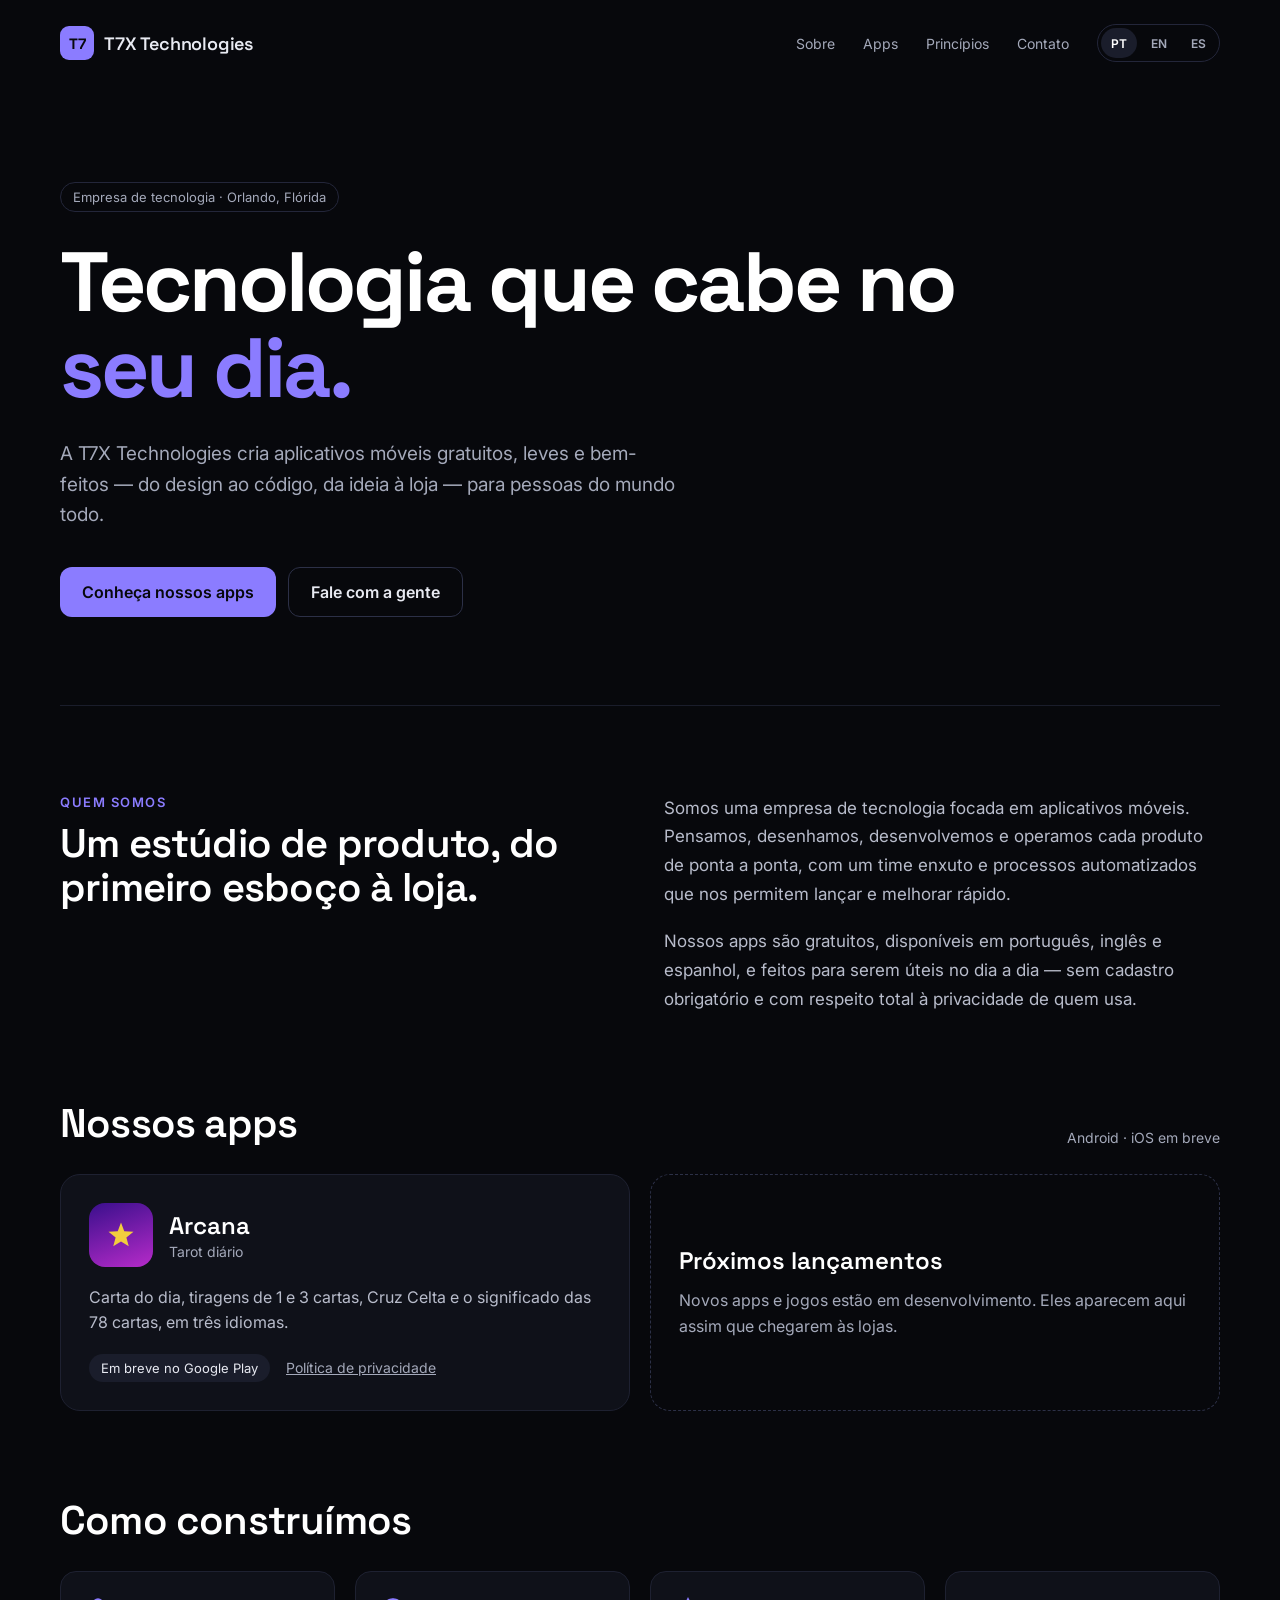
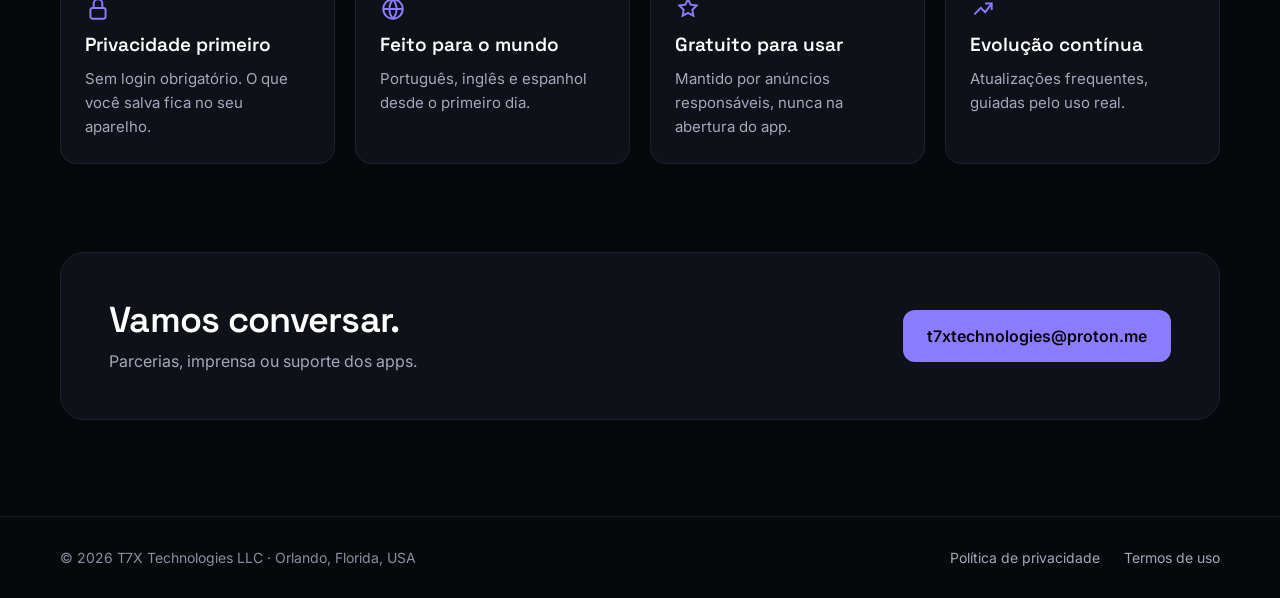
<file: design/direcao-a.html>
<!doctype html>
<html lang="pt-BR">
<head>
<meta charset="utf-8">
<title>T7X Technologies – escuro</title>
</head>
<body>
<link rel="preconnect" href="https://fonts.googleapis.com">
<link href="https://fonts.googleapis.com/css2?family=Space+Grotesk:wght@500;600;700&family=Inter:wght@400;500;600&display=swap" rel="stylesheet">
<style>
body{margin:0;background:#07080C}
a{color:#E8EAF2}a:hover{color:#FFFFFF}
</style>
<div style="background: #07080C; color: #E8EAF2; font-family: Inter, sans-serif; min-height: 100vh">

  <header style="max-width: 1160px; margin: 0 auto; padding: 24px 24px; display: flex; flex-wrap: wrap; gap: 16px; align-items: center; justify-content: space-between">
    <a href="#" style="display: flex; align-items: center; gap: 10px; text-decoration: none">
      <span style="width: 34px; height: 34px; border-radius: 9px; background: #8B7CFF; display: flex; align-items: center; justify-content: center; font: 700 15px 'Space Grotesk', sans-serif; color: #07080C">T7</span>
      <span style="font: 600 18px 'Space Grotesk', sans-serif; letter-spacing: -0.01em">T7X Technologies</span>
    </a>
    <nav style="display: flex; flex-wrap: wrap; gap: 28px; align-items: center; font-size: 14px">
      <a href="#sobre" style="text-decoration: none; color: #A4A9BA">Sobre</a>
      <a href="#apps" style="text-decoration: none; color: #A4A9BA">Apps</a>
      <a href="#principios" style="text-decoration: none; color: #A4A9BA">Princípios</a>
      <a href="#contato" style="text-decoration: none; color: #A4A9BA">Contato</a>
      <span style="display: flex; gap: 4px; padding: 3px; border-radius: 999px; border: 1px solid #23263A">
        <button type="button" style="min-height: 30px; padding: 0 10px; border: 0; border-radius: 999px; background: #1A1D2B; color: #FFFFFF; font: 600 12px Inter, sans-serif">PT</button>
        <button type="button" style="min-height: 30px; padding: 0 10px; border: 0; border-radius: 999px; background: transparent; color: #A4A9BA; font: 600 12px Inter, sans-serif">EN</button>
        <button type="button" style="min-height: 30px; padding: 0 10px; border: 0; border-radius: 999px; background: transparent; color: #A4A9BA; font: 600 12px Inter, sans-serif">ES</button>
      </span>
    </nav>
  </header>

  <section style="max-width: 1160px; margin: 0 auto; padding: 96px 24px 88px; display: flex; flex-direction: column; gap: 28px">
    <span style="align-self: flex-start; font-size: 13px; color: #A4A9BA; padding: 6px 12px; border: 1px solid #23263A; border-radius: 999px">Empresa de tecnologia · Orlando, Flórida</span>
    <h1 style="margin: 0; max-width: 900px; font: 700 clamp(44px, 7vw, 84px)/1.02 'Space Grotesk', sans-serif; letter-spacing: -0.035em; color: #FFFFFF">Tecnologia que cabe no <span style="color: #8B7CFF">seu dia.</span></h1>
    <p style="margin: 0; max-width: 620px; font-size: 19px; line-height: 1.6; color: #A4A9BA">A T7X Technologies cria aplicativos móveis gratuitos, leves e bem-feitos — do design ao código, da ideia à loja — para pessoas do mundo todo.</p>
    <div style="display: flex; flex-wrap: wrap; gap: 12px; margin-top: 8px">
      <a href="#apps" style="min-height: 48px; padding: 0 22px; display: inline-flex; align-items: center; border-radius: 12px; background: #8B7CFF; color: #07080C; font-weight: 600; text-decoration: none">Conheça nossos apps</a>
      <a href="#contato" style="min-height: 48px; padding: 0 22px; display: inline-flex; align-items: center; border-radius: 12px; border: 1px solid #2C3047; color: #E8EAF2; font-weight: 600; text-decoration: none">Fale com a gente</a>
    </div>
  </section>

  <div style="max-width: 1160px; margin: 0 auto; padding: 0 24px"><div style="border-top: 1px solid #1A1D2B"></div></div>

  <section id="sobre" style="max-width: 1160px; margin: 0 auto; padding: 88px 24px; display: grid; grid-template-columns: repeat(auto-fit, minmax(300px, 1fr)); gap: 48px">
    <div style="display: flex; flex-direction: column; gap: 12px">
      <span style="font-size: 13px; font-weight: 600; letter-spacing: 0.12em; color: #8B7CFF">QUEM SOMOS</span>
      <h2 style="margin: 0; font: 600 40px/1.1 'Space Grotesk', sans-serif; letter-spacing: -0.02em; color: #FFFFFF">Um estúdio de produto, do primeiro esboço à loja.</h2>
    </div>
    <div style="display: flex; flex-direction: column; gap: 18px; font-size: 17px; line-height: 1.7; color: #B8BCCB">
      <p style="margin: 0">Somos uma empresa de tecnologia focada em aplicativos móveis. Pensamos, desenhamos, desenvolvemos e operamos cada produto de ponta a ponta, com um time enxuto e processos automatizados que nos permitem lançar e melhorar rápido.</p>
      <p style="margin: 0">Nossos apps são gratuitos, disponíveis em português, inglês e espanhol, e feitos para serem úteis no dia a dia — sem cadastro obrigatório e com respeito total à privacidade de quem usa.</p>
    </div>
  </section>

  <section id="apps" style="max-width: 1160px; margin: 0 auto; padding: 0 24px 88px; display: flex; flex-direction: column; gap: 28px">
    <div style="display: flex; flex-wrap: wrap; gap: 12px; justify-content: space-between; align-items: flex-end">
      <h2 style="margin: 0; font: 600 40px/1.1 'Space Grotesk', sans-serif; letter-spacing: -0.02em; color: #FFFFFF">Nossos apps</h2>
      <span style="font-size: 14px; color: #A4A9BA">Android · iOS em breve</span>
    </div>
    <div style="display: grid; grid-template-columns: repeat(auto-fit, minmax(320px, 1fr)); gap: 20px">
      <article style="padding: 28px; border-radius: 20px; background: #0F1119; border: 1px solid #1E2131; display: flex; flex-direction: column; gap: 18px">
        <div style="display: flex; gap: 16px; align-items: center">
          <span style="width: 64px; height: 64px; border-radius: 16px; background: linear-gradient(160deg, #3A0F8C, #B62BC9); display: flex; align-items: center; justify-content: center"><svg aria-hidden="true" width="30" height="30" viewBox="0 0 24 24" fill="#F2CD3E"><path d="M12 2l2.6 6.9L22 9.3l-5.7 4.6L18.2 21 12 17.1 5.8 21l1.9-7.1L2 9.3l7.4-.4z"></path></svg></span>
          <div style="display: flex; flex-direction: column; gap: 2px">
            <h3 style="margin: 0; font: 600 24px 'Space Grotesk', sans-serif; color: #FFFFFF">Arcana</h3>
            <span style="font-size: 14px; color: #A4A9BA">Tarot diário</span>
          </div>
        </div>
        <p style="margin: 0; font-size: 16px; line-height: 1.6; color: #B8BCCB">Carta do dia, tiragens de 1 e 3 cartas, Cruz Celta e o significado das 78 cartas, em três idiomas.</p>
        <div style="display: flex; flex-wrap: wrap; gap: 16px; align-items: center; margin-top: auto">
          <span style="font-size: 13px; padding: 6px 12px; border-radius: 999px; background: #1A1D2B; color: #E8EAF2">Em breve no Google Play</span>
          <a href="#" style="font-size: 14px; color: #A4A9BA">Política de privacidade</a>
        </div>
      </article>
      <article style="padding: 28px; border-radius: 20px; border: 1px dashed #2C3047; display: flex; flex-direction: column; gap: 12px; justify-content: center">
        <h3 style="margin: 0; font: 600 24px 'Space Grotesk', sans-serif; color: #FFFFFF">Próximos lançamentos</h3>
        <p style="margin: 0; font-size: 16px; line-height: 1.6; color: #A4A9BA">Novos apps e jogos estão em desenvolvimento. Eles aparecem aqui assim que chegarem às lojas.</p>
      </article>
    </div>
  </section>

  <section id="principios" style="max-width: 1160px; margin: 0 auto; padding: 0 24px 88px; display: flex; flex-direction: column; gap: 28px">
    <h2 style="margin: 0; font: 600 40px/1.1 'Space Grotesk', sans-serif; letter-spacing: -0.02em; color: #FFFFFF">Como construímos</h2>
    <div style="display: grid; grid-template-columns: repeat(auto-fit, minmax(240px, 1fr)); gap: 20px">
      <div style="padding: 24px; border-radius: 16px; background: #0F1119; border: 1px solid #1E2131; display: flex; flex-direction: column; gap: 10px">
        <svg aria-hidden="true" width="26" height="26" viewBox="0 0 24 24" fill="none" stroke="#8B7CFF" stroke-width="1.8"><rect x="5" y="11" width="14" height="10" rx="2"></rect><path d="M8 11V7a4 4 0 0 1 8 0v4"></path></svg>
        <h3 style="margin: 0; font: 600 19px 'Space Grotesk', sans-serif; color: #FFFFFF">Privacidade primeiro</h3>
        <p style="margin: 0; font-size: 15px; line-height: 1.6; color: #A4A9BA">Sem login obrigatório. O que você salva fica no seu aparelho.</p>
      </div>
      <div style="padding: 24px; border-radius: 16px; background: #0F1119; border: 1px solid #1E2131; display: flex; flex-direction: column; gap: 10px">
        <svg aria-hidden="true" width="26" height="26" viewBox="0 0 24 24" fill="none" stroke="#8B7CFF" stroke-width="1.8"><circle cx="12" cy="12" r="9"></circle><path d="M3 12h18M12 3a14 14 0 0 1 0 18M12 3a14 14 0 0 0 0 18"></path></svg>
        <h3 style="margin: 0; font: 600 19px 'Space Grotesk', sans-serif; color: #FFFFFF">Feito para o mundo</h3>
        <p style="margin: 0; font-size: 15px; line-height: 1.6; color: #A4A9BA">Português, inglês e espanhol desde o primeiro dia.</p>
      </div>
      <div style="padding: 24px; border-radius: 16px; background: #0F1119; border: 1px solid #1E2131; display: flex; flex-direction: column; gap: 10px">
        <svg aria-hidden="true" width="26" height="26" viewBox="0 0 24 24" fill="none" stroke="#8B7CFF" stroke-width="1.8"><path d="M12 3l2.5 5 5.5.8-4 3.9.9 5.5L12 15.6 7.1 18.2l.9-5.5-4-3.9 5.5-.8z"></path></svg>
        <h3 style="margin: 0; font: 600 19px 'Space Grotesk', sans-serif; color: #FFFFFF">Gratuito para usar</h3>
        <p style="margin: 0; font-size: 15px; line-height: 1.6; color: #A4A9BA">Mantido por anúncios responsáveis, nunca na abertura do app.</p>
      </div>
      <div style="padding: 24px; border-radius: 16px; background: #0F1119; border: 1px solid #1E2131; display: flex; flex-direction: column; gap: 10px">
        <svg aria-hidden="true" width="26" height="26" viewBox="0 0 24 24" fill="none" stroke="#8B7CFF" stroke-width="1.8"><path d="M4 17l6-6 4 4 6-8"></path><path d="M14 7h6v6"></path></svg>
        <h3 style="margin: 0; font: 600 19px 'Space Grotesk', sans-serif; color: #FFFFFF">Evolução contínua</h3>
        <p style="margin: 0; font-size: 15px; line-height: 1.6; color: #A4A9BA">Atualizações frequentes, guiadas pelo uso real.</p>
      </div>
    </div>
  </section>

  <section id="contato" style="max-width: 1160px; margin: 0 auto; padding: 0 24px 96px">
    <div style="padding: 48px; border-radius: 24px; background: #0F1119; border: 1px solid #1E2131; display: flex; flex-wrap: wrap; gap: 24px; align-items: center; justify-content: space-between">
      <div style="display: flex; flex-direction: column; gap: 10px">
        <h2 style="margin: 0; font: 600 36px/1.1 'Space Grotesk', sans-serif; letter-spacing: -0.02em; color: #FFFFFF">Vamos conversar.</h2>
        <p style="margin: 0; font-size: 16px; color: #A4A9BA">Parcerias, imprensa ou suporte dos apps.</p>
      </div>
      <a href="mailto:t7xtechnologies@proton.me" style="min-height: 52px; padding: 0 24px; display: inline-flex; align-items: center; border-radius: 12px; background: #8B7CFF; color: #07080C; font-weight: 600; text-decoration: none">t7xtechnologies@proton.me</a>
    </div>
  </section>

  <footer style="border-top: 1px solid #1A1D2B">
    <div style="max-width: 1160px; margin: 0 auto; padding: 32px 24px; display: flex; flex-wrap: wrap; gap: 16px; justify-content: space-between; font-size: 14px; color: #8A8FA3">
      <span>© 2026 T7X Technologies LLC · Orlando, Florida, USA</span>
      <span style="display: flex; flex-wrap: wrap; gap: 24px">
        <a href="#" style="color: #A4A9BA; text-decoration: none">Política de privacidade</a>
        <a href="#" style="color: #A4A9BA; text-decoration: none">Termos de uso</a>
      </span>
    </div>
  </footer>
</div>
</body>
</html>
</file>
<file: assets/style.css>
/* Visual do site: estilo Apple · Liquid Glass (opção 5 do canvas), aprovado pelo Thiago em 13/11/2026.
   Logo: 24.4 "Energia" (assets/t7x-logo.svg). */
:root {
  --bg: #0A0F1F;
  --bg-2: #060912;
  --white: #FFFFFF;
  --text: #F1F5F9;
  --text-2: rgba(255,255,255,0.86);
  --muted: rgba(255,255,255,0.72);
  --faint: rgba(255,255,255,0.55);
  --accent: #0A84FF;
  --sky: #38BDF8;
  --line: rgba(255,255,255,0.12);
  --body: Inter, system-ui, -apple-system, 'Segoe UI', sans-serif;
  --serif: 'DM Serif Display', Georgia, serif;
}

* { box-sizing: border-box; }
html { background: var(--bg-2); scroll-behavior: smooth; }
body {
  margin: 0;
  min-height: 100vh;
  background: transparent;
  color: var(--text);
  font-family: var(--body);
  display: flex;
  flex-direction: column;
  overflow-wrap: break-word;
  overflow-x: hidden;
  position: relative;
}
/* Papel de parede: ondas de cor desfocadas + grade discreta (fixo atrás de tudo). */
body::before {
  content: "";
  position: fixed; inset: -10%;
  z-index: -2;
  background:
    radial-gradient(40% 30% at 12% 10%, rgba(59,130,246,0.40), transparent 70%),
    radial-gradient(45% 28% at 85% 8%, rgba(45,212,191,0.28), transparent 70%),
    radial-gradient(60% 30% at 40% 45%, rgba(56,189,248,0.30), transparent 70%),
    radial-gradient(55% 30% at 80% 55%, rgba(29,78,216,0.40), transparent 70%),
    radial-gradient(60% 35% at 30% 85%, rgba(99,102,241,0.38), transparent 70%),
    linear-gradient(180deg, #0A0F1F 0%, #101A33 50%, #060912 100%);
}
body::after {
  content: "";
  position: fixed; inset: 0;
  z-index: -1;
  pointer-events: none;
  background-image: linear-gradient(rgba(148,163,184,0.06) 1px, transparent 1px), linear-gradient(90deg, rgba(148,163,184,0.06) 1px, transparent 1px);
  background-size: 56px 56px;
  -webkit-mask-image: radial-gradient(70% 60% at 50% 35%, #000, transparent);
  mask-image: radial-gradient(70% 60% at 50% 35%, #000, transparent);
}
main { flex: 1; }
a { color: var(--text); }
a:hover { color: var(--white); }
img { max-width: 100%; }

/* Vidro */
.glass, .card, .contact, .features li, .doc .intro, .pill, .btn.ghost, .badge {
  background: linear-gradient(135deg, rgba(255,255,255,0.14), rgba(255,255,255,0.04));
  border: 1px solid rgba(255,255,255,0.24);
  box-shadow: inset 0 1px 1px rgba(255,255,255,0.4), inset 0 -1px 1px rgba(255,255,255,0.08), 0 12px 40px rgba(0,0,0,0.28);
  -webkit-backdrop-filter: blur(16px) saturate(180%);
  backdrop-filter: blur(16px) saturate(180%);
}

.wrap { width: 100%; max-width: 1128px; margin: 0 auto; padding-left: 24px; padding-right: 24px; }
.narrow { max-width: 808px; }

/* Topo: pílula de vidro */
.top-wrap { position: sticky; top: 0; z-index: 10; padding: 16px 16px 0; }
.top { max-width: 980px; margin: 0 auto; min-height: 56px; padding: 8px 8px 8px 16px; border-radius: 999px; display: flex; flex-wrap: wrap; gap: 12px 20px; align-items: center; justify-content: space-between; }
.brand { display: flex; align-items: center; gap: 10px; text-decoration: none; }
.brand img { width: 32px; height: 32px; display: block; }
.brand-name { font-weight: 700; font-size: 17px; letter-spacing: -0.02em; color: var(--white); }
.nav { display: flex; flex-wrap: wrap; gap: 26px; align-items: center; font-size: 14px; font-weight: 500; }
.nav a { text-decoration: none; color: var(--text-2); }
.nav a:hover { color: var(--white); }
.nav-cta { min-height: 40px; padding: 0 18px; display: inline-flex; align-items: center; border-radius: 999px; background: var(--white); color: #0A0F1F; font-weight: 600; font-size: 14px; text-decoration: none; }
.nav-cta:hover { color: #0A0F1F; filter: brightness(0.94); }

/* Abertura */
.hero { padding-top: 96px; padding-bottom: 88px; display: flex; flex-direction: column; gap: 24px; }
.hero.center { align-items: center; text-align: center; padding-top: 72px; padding-bottom: 40px; }
.pill { align-self: flex-start; min-height: 34px; padding: 0 16px; display: inline-flex; align-items: center; gap: 8px; border-radius: 999px; font-size: 13px; font-weight: 600; color: var(--white); }
.hero.center .pill { align-self: center; }
h1 { margin: 0; font: 800 clamp(48px, 9vw, 104px)/0.98 var(--body); letter-spacing: -0.055em; color: var(--white); text-shadow: 0 8px 40px rgba(10,20,60,0.4); }
h1.page { font-size: clamp(38px, 6vw, 64px); line-height: 1.04; letter-spacing: -0.04em; }
.hl { color: var(--sky); }
.lead { margin: 0; max-width: 620px; font-size: clamp(17px, 2vw, 21px); line-height: 1.5; font-weight: 500; color: var(--text-2); }
.actions { display: flex; flex-wrap: wrap; gap: 12px; margin-top: 6px; }
.hero.center .actions { justify-content: center; }
.btn { min-height: 50px; padding: 0 26px; display: inline-flex; align-items: center; border-radius: 999px; background: var(--accent); color: var(--white); font-weight: 600; font-size: 16px; text-decoration: none; box-shadow: 0 10px 30px rgba(10,132,255,0.4); }
.btn:hover { color: var(--white); filter: brightness(1.1); }
.btn.ghost { color: var(--white); }
.btn.ghost:hover { filter: none; background: rgba(255,255,255,0.16); }

.rule { border-top: 1px solid var(--line); }

/* Vitrine: celular com o Arcana e cartões de vidro em volta */
.showcase { position: relative; width: 100%; max-width: 980px; margin: 24px auto 0; min-height: 720px; display: flex; justify-content: center; }
.phone { width: 330px; height: 680px; border-radius: 58px; background: #0B0B12; padding: 12px; box-shadow: 0 0 0 2px #3A3A48, 0 50px 100px rgba(5,10,40,0.6); flex: none; }
.screen { width: 100%; height: 100%; border-radius: 47px; overflow: hidden; position: relative; background: linear-gradient(170deg, #24095C, #5B17B8 45%, #8E22D6 75%, #B62BC9); display: flex; flex-direction: column; align-items: center; padding: 64px 22px 0; gap: 14px; text-align: left; }
.screen .island { position: absolute; top: 12px; left: 50%; transform: translateX(-50%); width: 104px; height: 30px; border-radius: 999px; background: #000; }
.screen .date { align-self: flex-start; font-size: 13px; color: rgba(255,255,255,0.75); }
.screen .hello { align-self: flex-start; font: 400 32px var(--serif); }
.sg { background: linear-gradient(135deg, rgba(255,255,255,0.22), rgba(255,255,255,0.04)); border: 1px solid rgba(255,255,255,0.45); box-shadow: inset 0 1px 1px rgba(255,255,255,0.7), 0 12px 40px rgba(20,10,60,0.3); }
.cotd { width: 100%; border-radius: 26px; padding: 16px; display: flex; gap: 14px; align-items: center; }
.cotd .tarot { width: 76px; height: 120px; border-radius: 10px; background: #fff; display: flex; align-items: center; justify-content: center; flex: none; }
.cotd .k { font-size: 11px; font-weight: 700; letter-spacing: 0.12em; color: #FBCFE8; }
.cotd .t { font: 400 22px var(--serif); display: block; margin: 4px 0; }
.cotd .d { font-size: 12px; line-height: 1.4; color: rgba(255,255,255,0.8); }
.minis { width: 100%; display: grid; grid-template-columns: 1fr 1fr; gap: 10px; }
.minis div { border-radius: 20px; padding: 14px; font-size: 13px; font-weight: 600; }
.minis span { font-weight: 400; color: rgba(255,255,255,0.75); }
.ask { width: 100%; display: flex; flex-direction: column; gap: 8px; font-size: 13px; font-weight: 600; color: rgba(255,255,255,0.85); }
.ask div { border-radius: 18px; padding: 12px 14px; font-weight: 400; color: rgba(255,255,255,0.8); }
.tabbar { position: absolute; bottom: 22px; left: 22px; right: 22px; height: 64px; border-radius: 999px; display: flex; align-items: center; justify-content: space-around; font-size: 11px; font-weight: 600; }
.tabbar span { display: flex; flex-direction: column; align-items: center; gap: 3px; color: rgba(255,255,255,0.7); }
.tabbar span:first-child { color: #fff; }

.float { position: absolute; border-radius: 26px; padding: 18px; display: flex; flex-direction: column; gap: 6px; }
.float .k { font-size: 12px; font-weight: 600; letter-spacing: 0.04em; color: var(--muted); }
.float .big { font-size: 30px; font-weight: 800; letter-spacing: -0.03em; }
.float .s { font-size: 13px; line-height: 1.4; color: var(--text-2); }
.float.notif { top: 80px; left: 0; width: 300px; flex-direction: row; gap: 12px; align-items: center; padding: 14px 16px; }
.float.notif img { width: 40px; height: 40px; border-radius: 10px; flex: none; }
.float.langs { top: 260px; left: 50px; width: 220px; }
.float.priv { top: 120px; right: 10px; width: 240px; }
.float.free { top: 320px; right: 50px; width: 200px; }

/* Seções */
.section { padding-top: 0; padding-bottom: 88px; display: flex; flex-direction: column; gap: 28px; }
.about { padding-top: 88px; padding-bottom: 88px; display: grid; grid-template-columns: repeat(auto-fit, minmax(min(300px, 100%), 1fr)); gap: 48px; }
.stack { display: flex; flex-direction: column; gap: 12px; }
.eyebrow { font-size: 13px; font-weight: 700; letter-spacing: 0.12em; color: var(--sky); }
h2 { margin: 0; font: 800 clamp(32px, 4.5vw, 46px)/1.05 var(--body); letter-spacing: -0.04em; color: var(--white); }
.prose { display: flex; flex-direction: column; gap: 18px; font-size: 17px; line-height: 1.7; color: var(--text-2); }
.prose p { margin: 0; }
.section-head { display: flex; flex-wrap: wrap; gap: 12px; justify-content: space-between; align-items: flex-end; }
.note { font-size: 14px; color: var(--muted); }

/* Cartões */
.grid-apps { display: grid; grid-template-columns: repeat(auto-fit, minmax(min(320px, 100%), 1fr)); gap: 20px; }
.grid-principles { display: grid; grid-template-columns: repeat(auto-fit, minmax(min(240px, 100%), 1fr)); gap: 20px; }
.card { padding: 28px; border-radius: 28px; display: flex; flex-direction: column; gap: 18px; }
.card.dashed { background: transparent; box-shadow: none; -webkit-backdrop-filter: none; backdrop-filter: none; border: 1.5px dashed rgba(255,255,255,0.35); gap: 12px; justify-content: center; }
.card.small { padding: 24px; border-radius: 24px; gap: 10px; }
.card h3 { margin: 0; font: 700 24px var(--body); letter-spacing: -0.02em; color: var(--white); }
.card.small h3 { font-size: 18px; }
.card p { margin: 0; font-size: 16px; line-height: 1.6; color: var(--text-2); }
.card.small p, .card.dashed p { color: var(--muted); }
.card.small p { font-size: 15px; }
.app-head { display: flex; gap: 16px; align-items: center; }
.app-head h3 a { color: var(--white); text-decoration: none; }
.app-head h3 a:hover { color: var(--sky); }
.app-icon { width: 64px; height: 64px; border-radius: 16px; flex-shrink: 0; }
.app-sub { font-size: 14px; color: var(--muted); }
.app-foot { display: flex; flex-wrap: wrap; gap: 16px; align-items: center; margin-top: auto; }
.app-foot a { font-size: 14px; color: var(--muted); }
.app-foot a:hover { color: var(--white); }
.badge { font-size: 13px; padding: 7px 14px; border-radius: 999px; color: var(--white); }

/* Contato */
.contact-wrap { padding-bottom: 96px; }
.contact { padding: 48px; border-radius: 32px; display: flex; flex-wrap: wrap; gap: 24px; align-items: center; justify-content: space-between; }
.contact h2 { font-size: clamp(30px, 4vw, 40px); }
.contact p { margin: 0; font-size: 16px; color: var(--muted); }
.contact .btn { min-height: 52px; padding: 0 24px; }

/* Página do app */
.app-hero-icon { width: 96px; height: 96px; border-radius: 24px; box-shadow: 0 16px 40px rgba(0,0,0,0.35); }
.features { margin: 0; padding: 0; list-style: none; display: grid; grid-template-columns: repeat(auto-fit, minmax(min(240px, 100%), 1fr)); gap: 12px; }
.features li { padding: 16px 18px; border-radius: 20px; color: var(--text-2); font-size: 15px; line-height: 1.5; }

/* Textos longos (política e termos) */
.doc { padding-top: 64px; padding-bottom: 96px; }
.doc .date { margin: 16px 0 40px; font-size: 14px; color: var(--muted); }
.doc h3 { margin: 40px 0 12px; font: 700 22px/1.25 var(--body); letter-spacing: -0.02em; color: var(--white); }
.doc p, .doc li { font-size: 16px; line-height: 1.7; color: var(--text-2); }
.doc p { margin: 0 0 14px; }
.doc ul { margin: 0 0 14px; padding-left: 22px; }
.doc li { margin: 6px 0; }
.doc strong { color: var(--white); font-weight: 600; }
.doc a { color: var(--sky); }
.doc a:hover { color: var(--white); }
.doc .intro { padding: 24px; border-radius: 24px; margin-bottom: 8px; }
.doc .intro p:last-child { margin-bottom: 0; }

/* Link discreto para as outras versões (política e termos) */
.doc .doc-lang { margin: 0 0 20px; font-size: 13px; color: var(--faint); }
.doc .doc-lang a { color: var(--muted); text-decoration: none; }
.doc .doc-lang a:hover { color: var(--white); text-decoration: underline; }

/* Rodapé */
.footer { border-top: 1px solid var(--line); background: rgba(6,9,18,0.5); }
.footer .wrap { padding-top: 32px; padding-bottom: 32px; display: flex; flex-wrap: wrap; gap: 16px; justify-content: space-between; align-items: center; font-size: 14px; color: var(--faint); }
.footer .brand img { width: 24px; height: 24px; }
.footer-links { display: flex; flex-wrap: wrap; gap: 24px; }
.footer-links a { color: var(--muted); text-decoration: none; }
.footer-links a:hover { color: var(--white); }

/* Telas médias: cartões flutuantes saem do lado do celular e vão para baixo */
@media (max-width: 900px) {
  .showcase { flex-direction: column; align-items: center; gap: 16px; min-height: 0; }
  .float { display: none; }
  .nav { display: none; }
}
@media (max-width: 600px) {
  .wrap { padding-left: 16px; padding-right: 16px; }
  .top-wrap { padding: 10px 10px 0; }
  .hero { padding-top: 56px; padding-bottom: 64px; }
  .hero.center { padding-top: 48px; }
  .about { padding-top: 64px; padding-bottom: 64px; gap: 28px; }
  .section { padding-bottom: 64px; }
  .card { padding: 22px; }
  .contact { padding: 28px 22px; }
  .contact .btn { font-size: 15px; padding: 0 18px; }
  .doc { padding-top: 40px; }
  .phone { width: 300px; height: 620px; }
}

/* Idioma: o <html> leva a classe l-pt, l-en ou l-es; só o bloco do idioma ativo aparece. */
html:not(.l-pt) [data-l="pt"],
html:not(.l-en) [data-l="en"],
html:not(.l-es) [data-l="es"] { display: none !important; }
</file>
